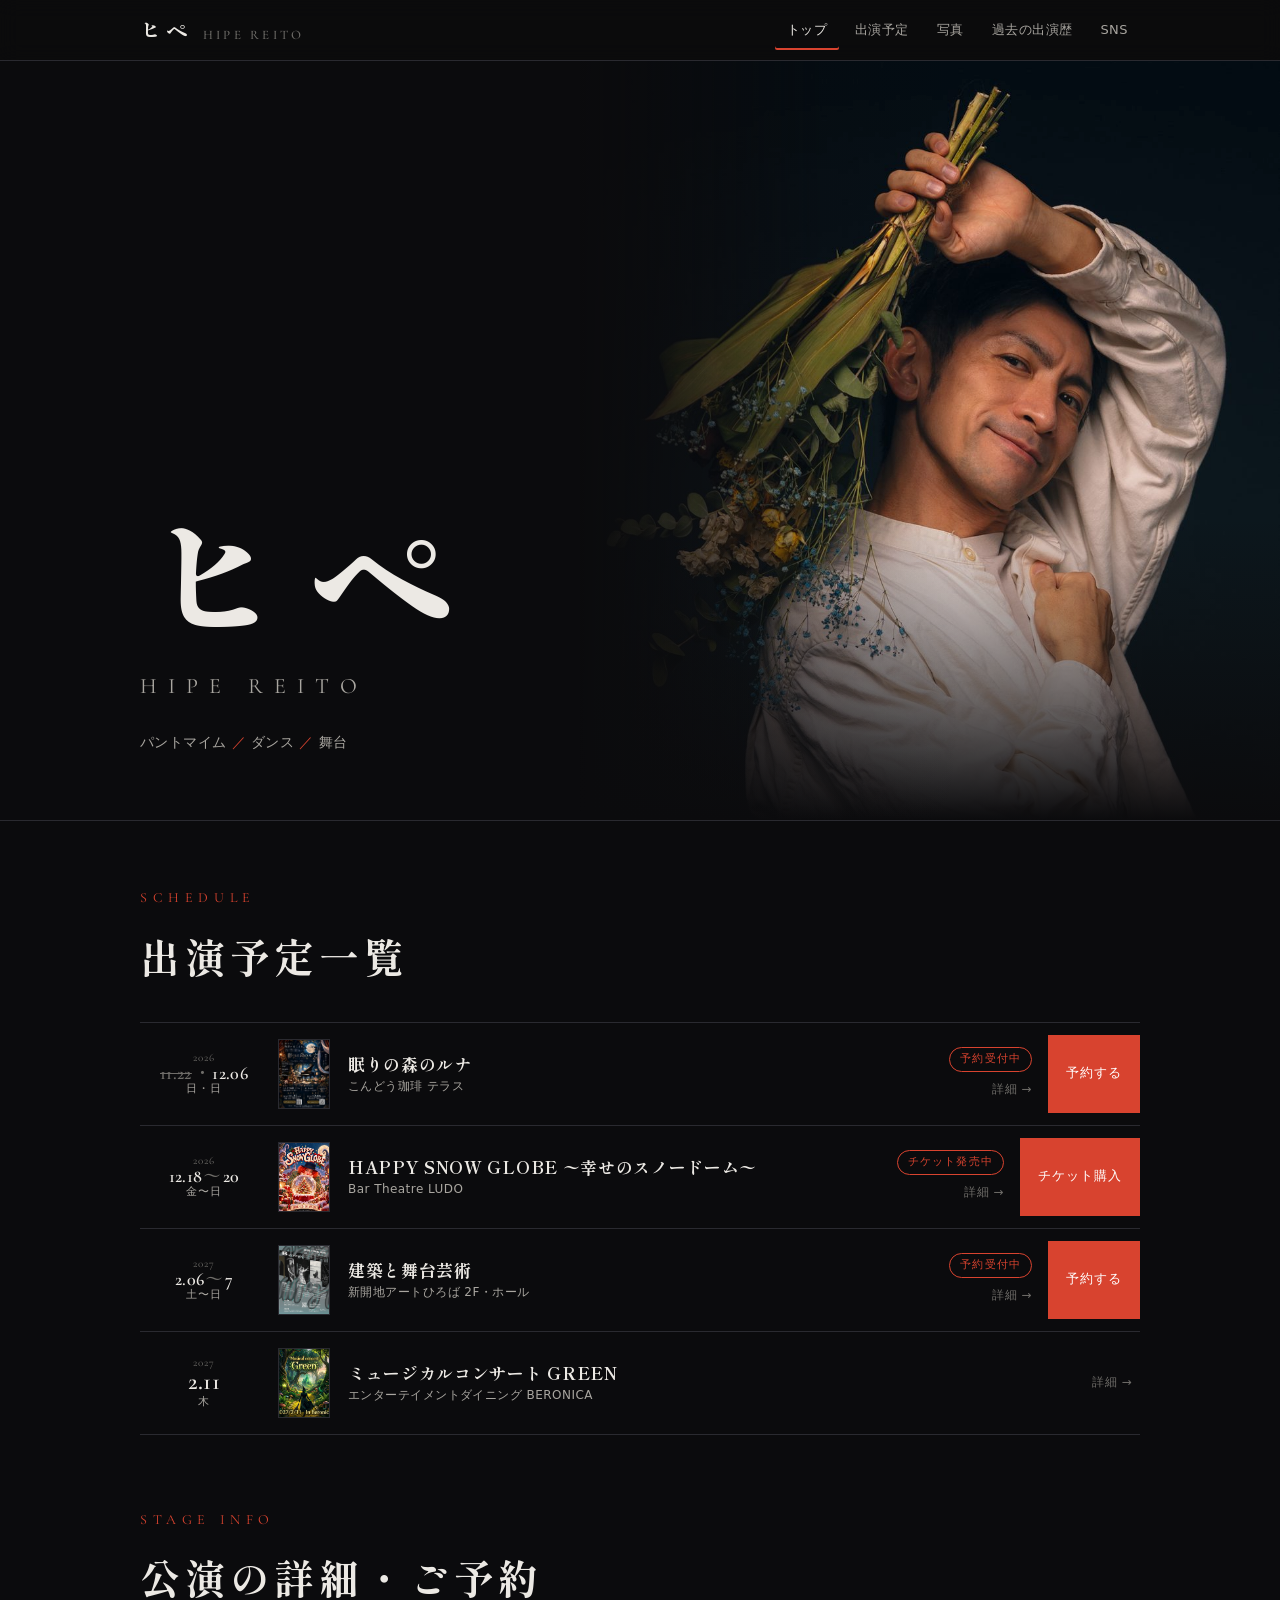
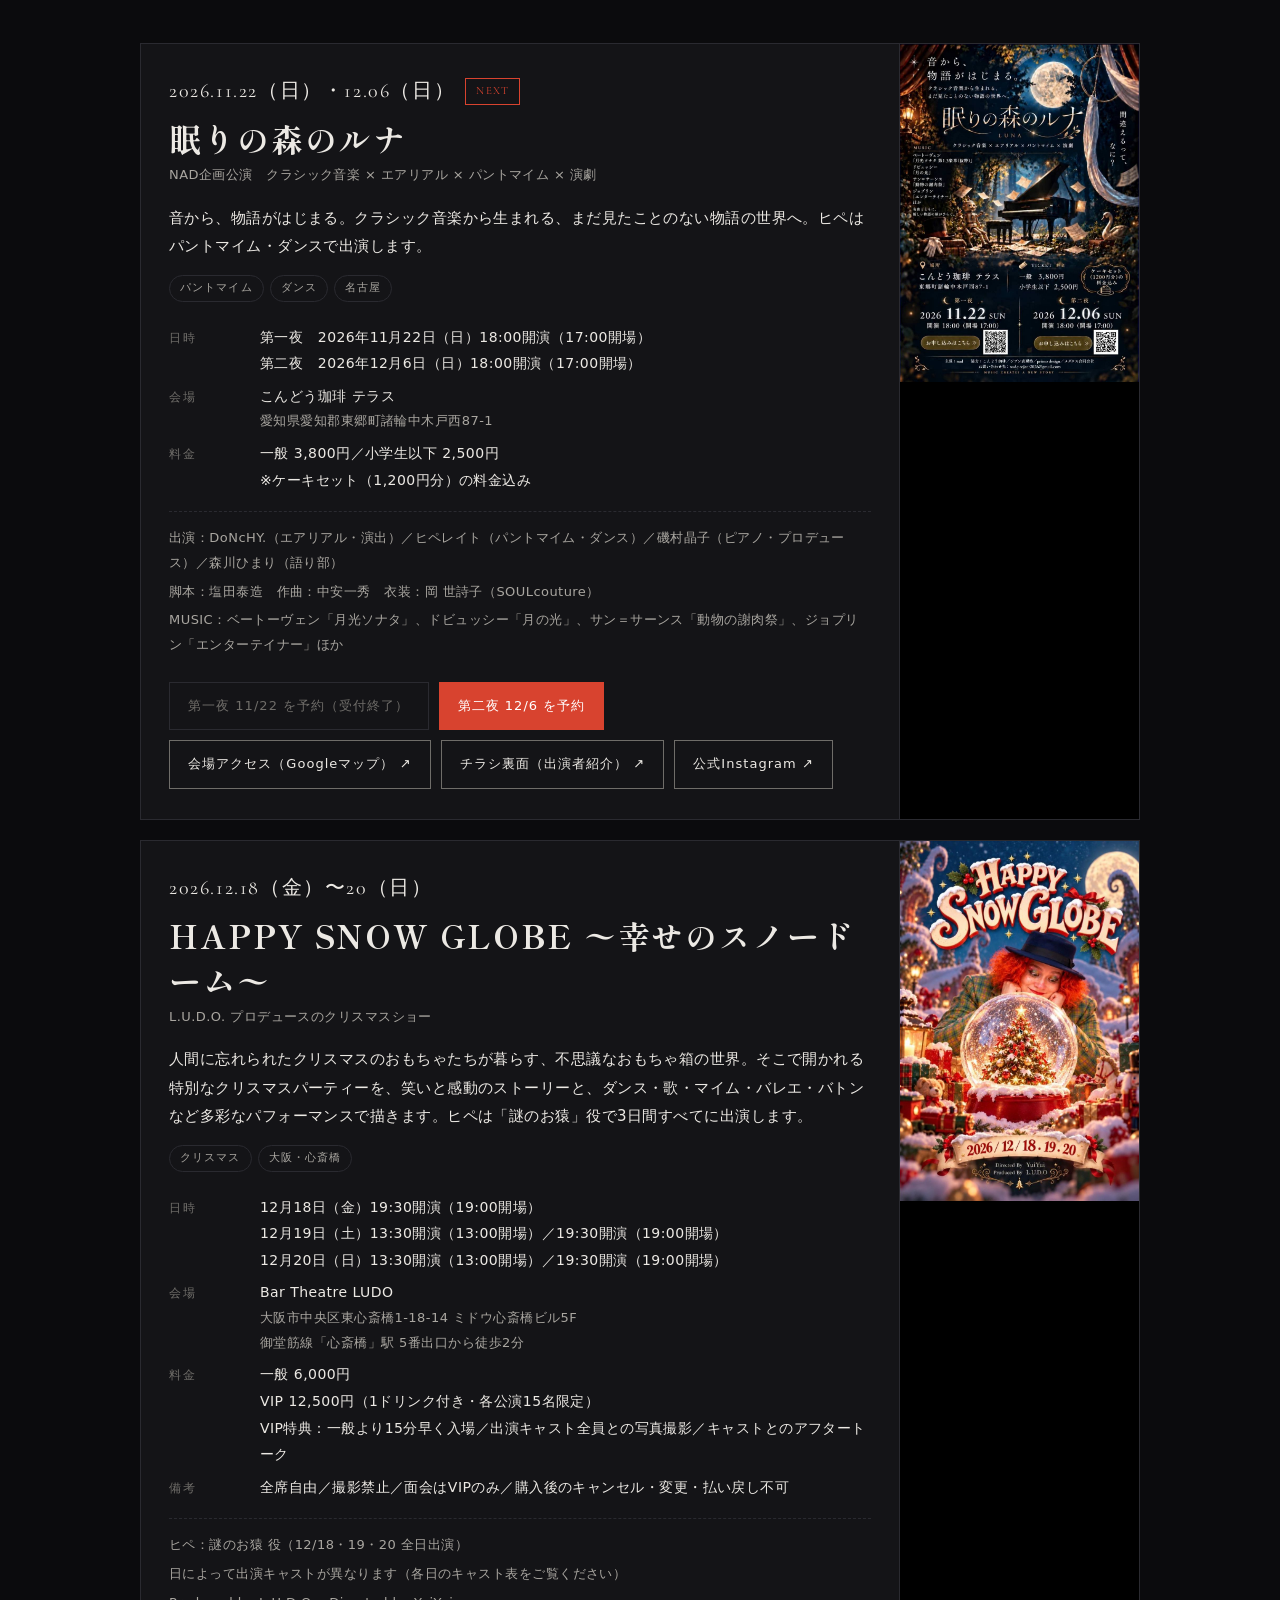
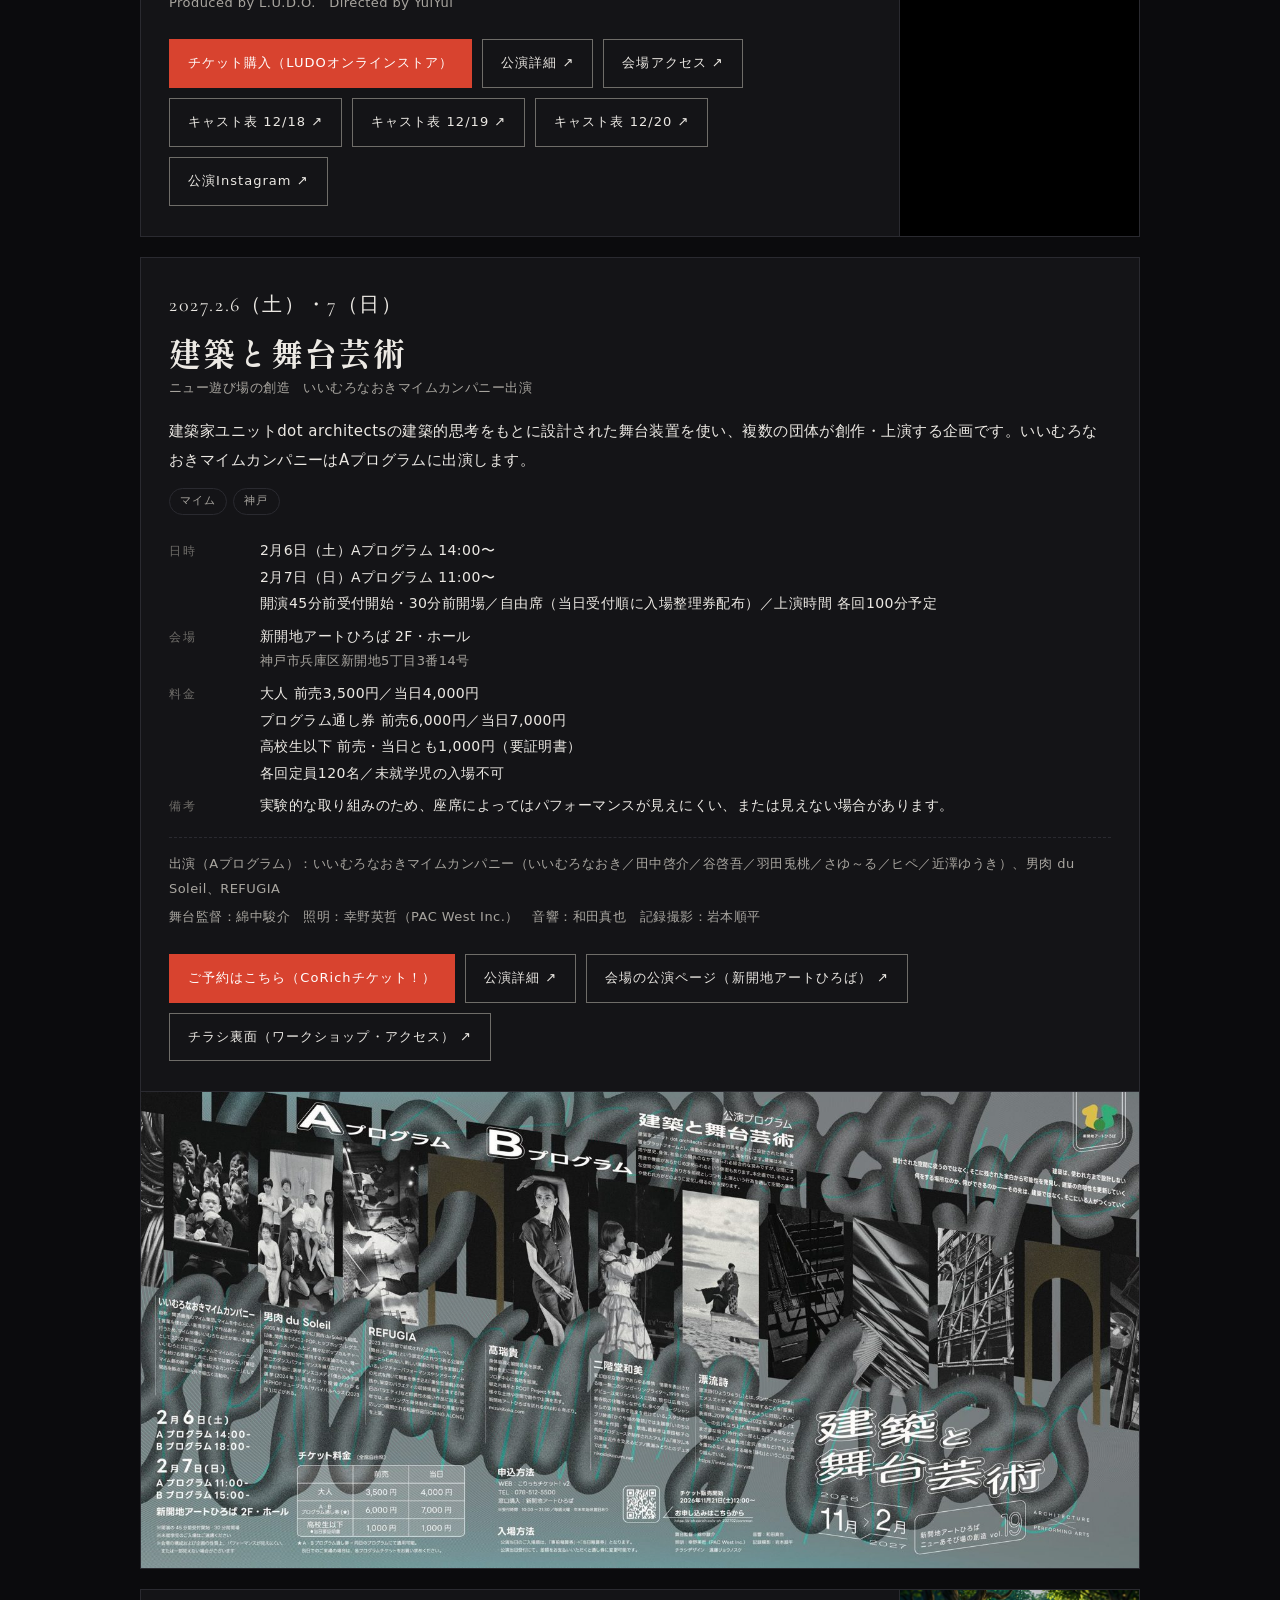
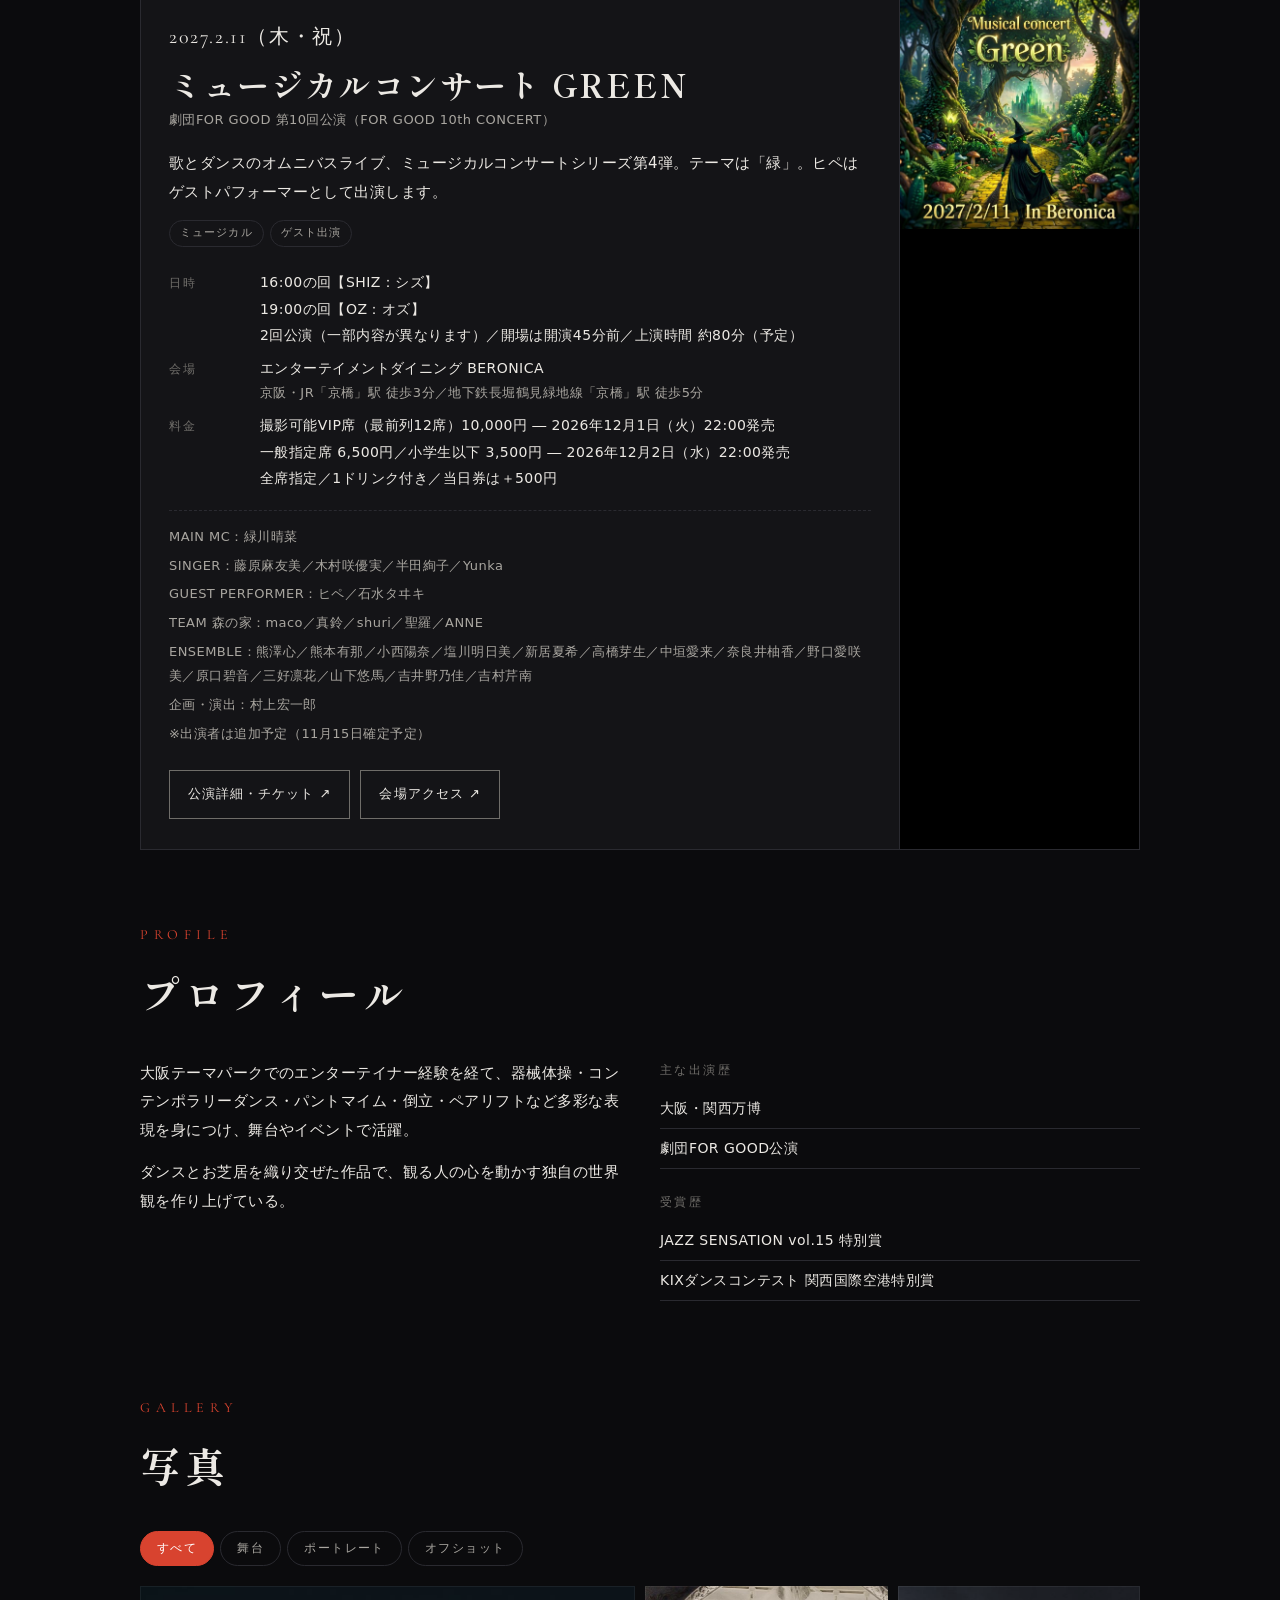
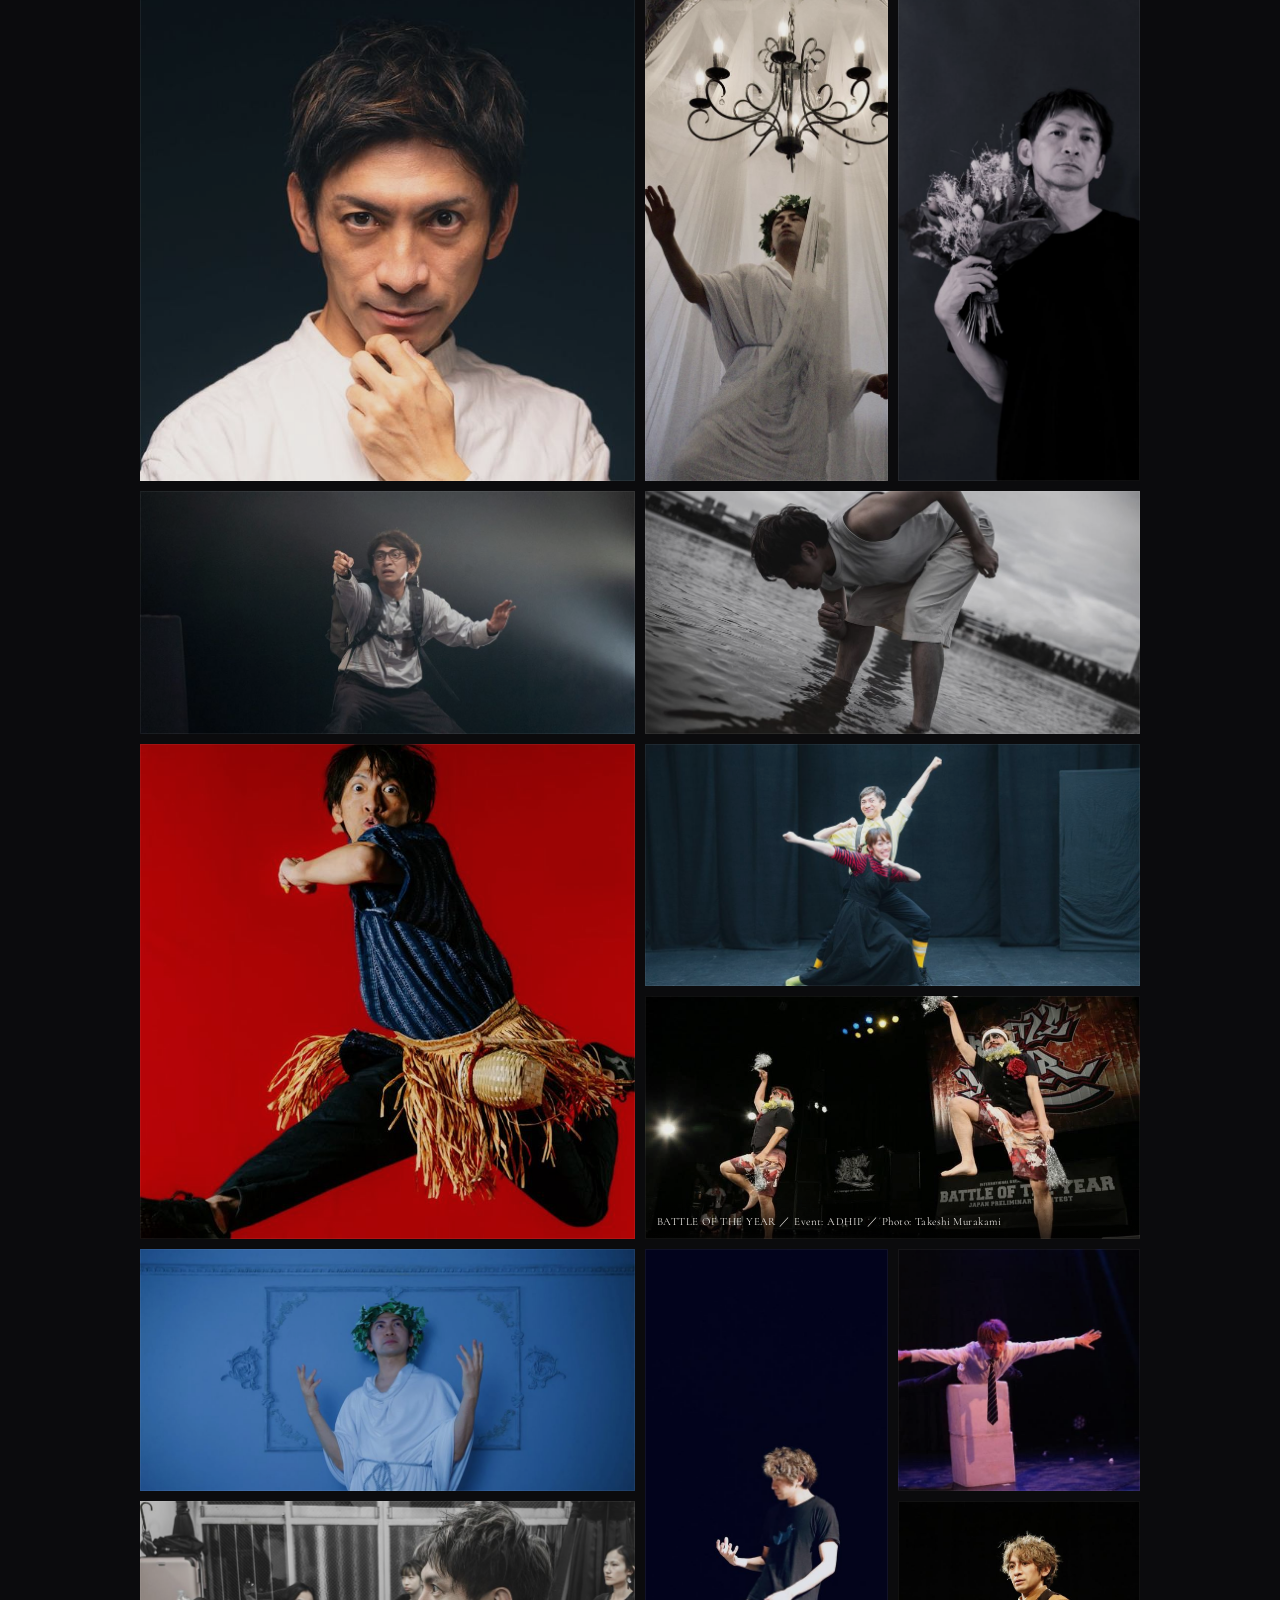
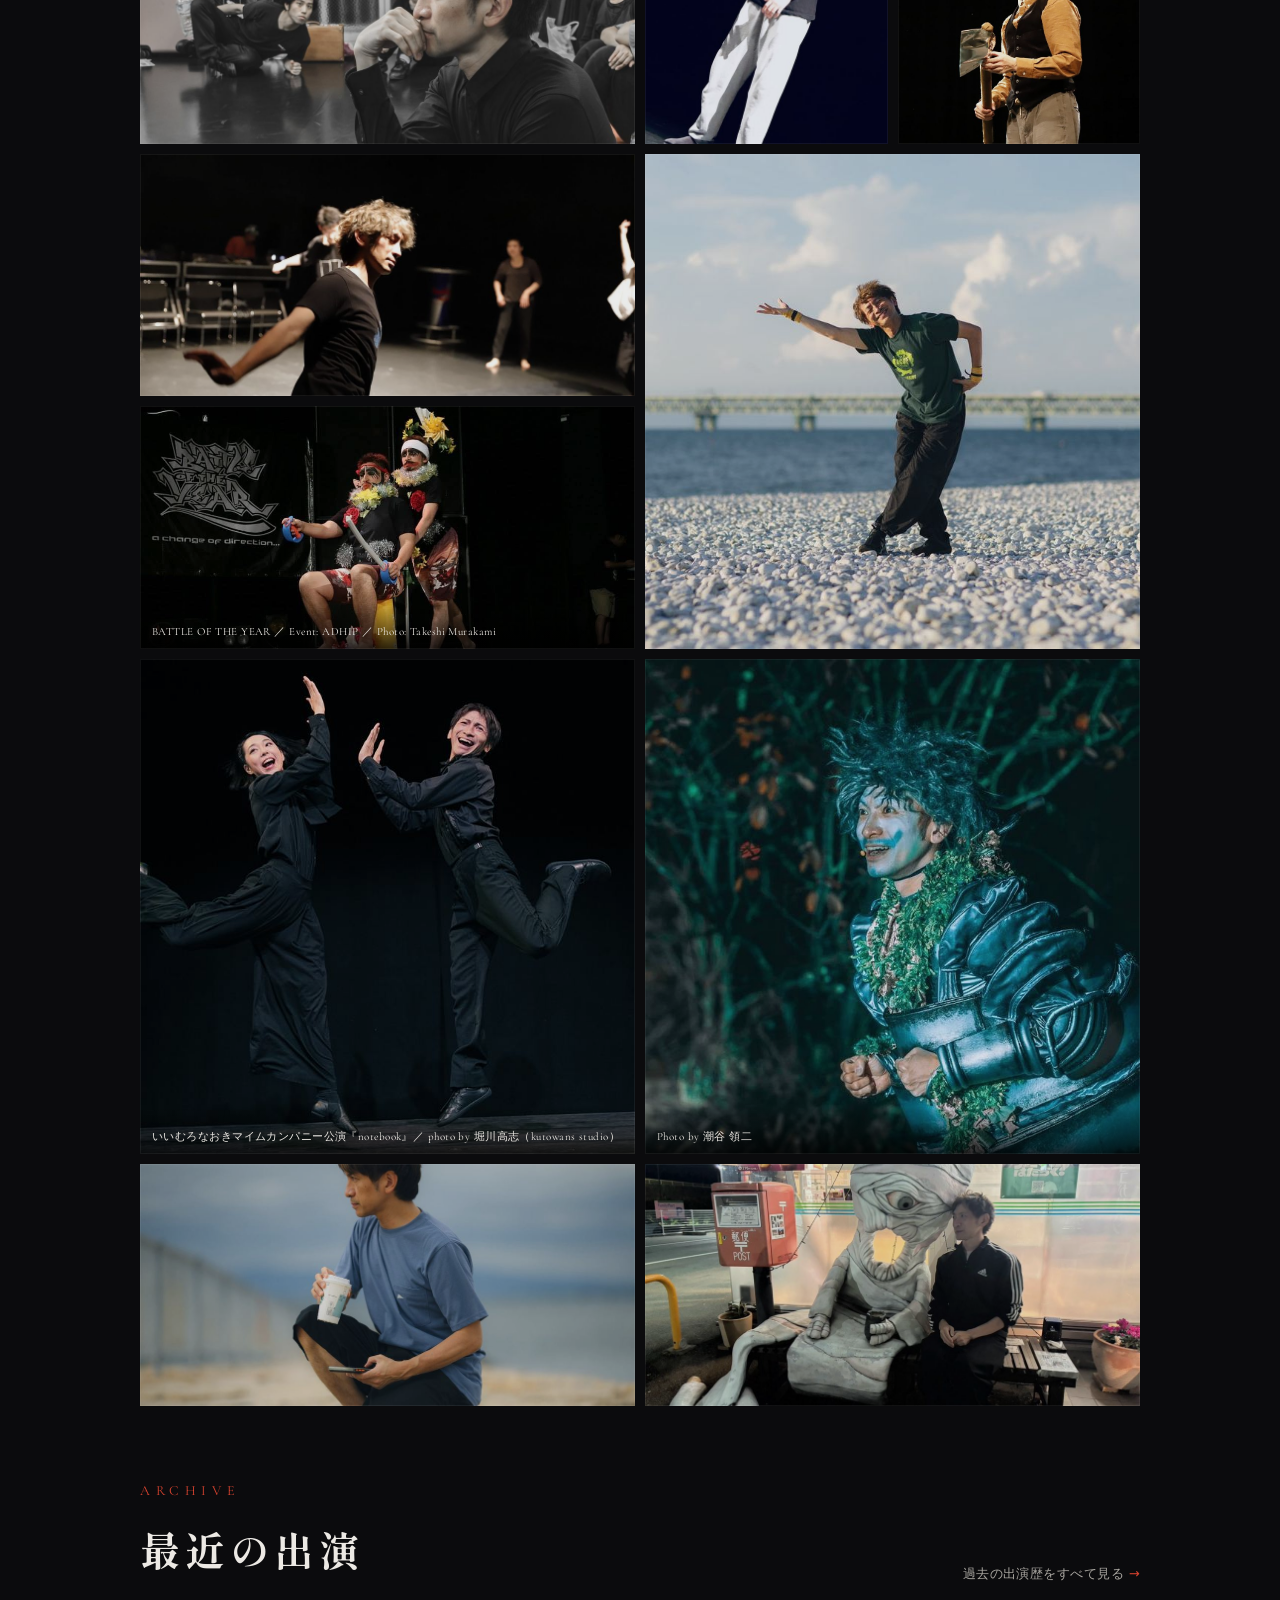
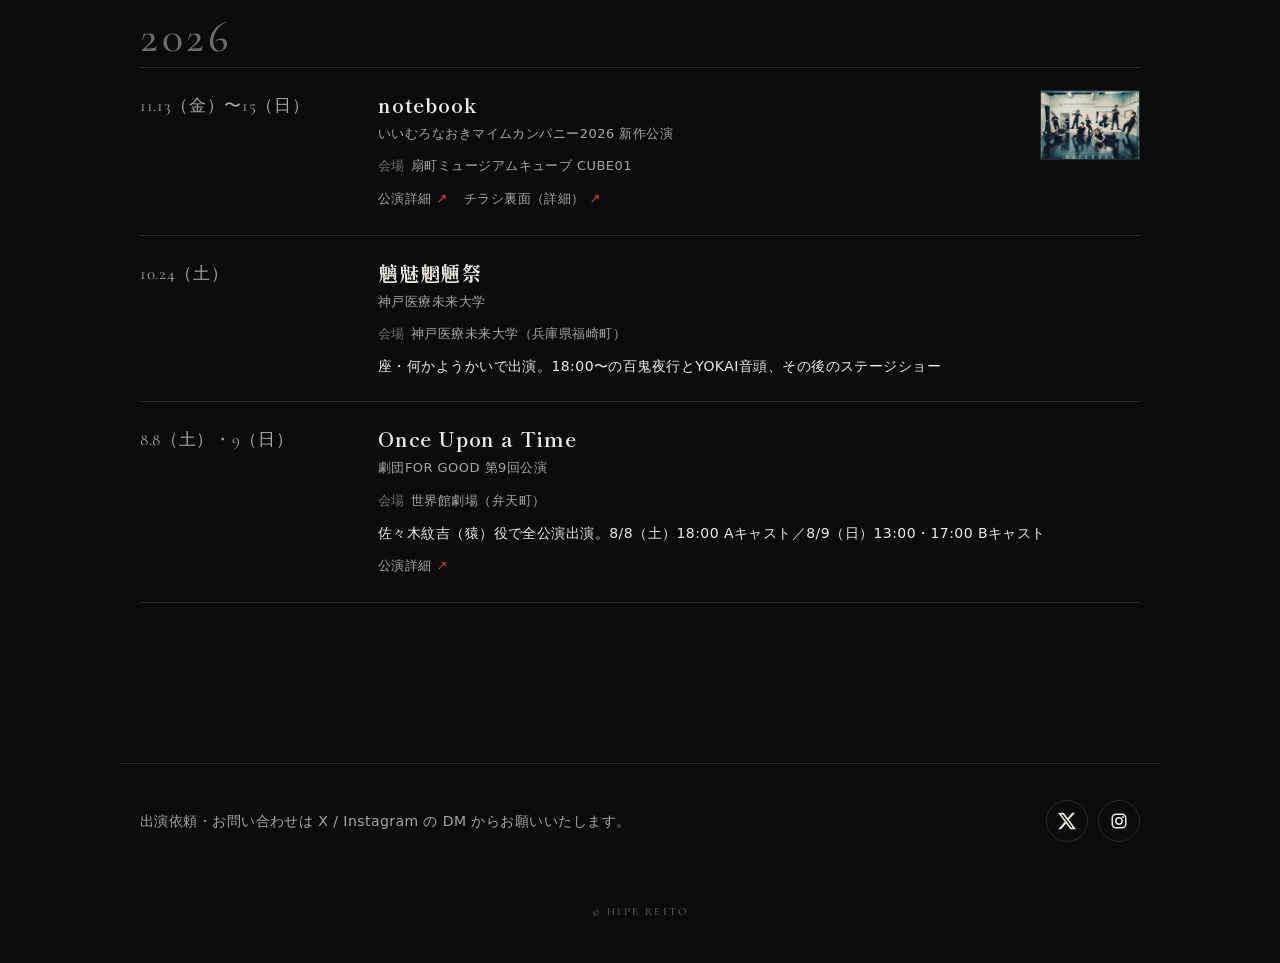
<file: index.html>
<!doctype html>
<html lang="ja">
<head>
<meta charset="utf-8">
<meta name="viewport" content="width=device-width,initial-scale=1">
<title>ヒペ | HIPE REITO 出演情報</title>
<meta name="description" content="パントマイム・ダンスのパフォーマー「ヒペ（ヒペレイト）」の出演情報。">
<meta property="og:title" content="ヒペ | HIPE REITO 出演情報">
<meta property="og:description" content="パントマイム・ダンスのパフォーマー「ヒペ（ヒペレイト）」の出演情報。">
<meta property="og:image" content="https://hipereito.com/assets/og.jpg">
<meta property="og:url" content="https://hipereito.com/">
<meta property="og:type" content="website">
<meta property="og:locale" content="ja_JP">
<meta name="twitter:card" content="summary_large_image">
<link rel="canonical" href="https://hipereito.com/">
<meta name="theme-color" content="#0b0b0d">
<link rel="icon" href="assets/favicon.svg" type="image/svg+xml">
<link rel="preconnect" href="https://fonts.googleapis.com">
<link rel="preconnect" href="https://fonts.gstatic.com" crossorigin>
<link href="https://fonts.googleapis.com/css2?family=Cormorant+Garamond:wght@500;600&family=Shippori+Mincho+B1:wght@600;700;800&family=Zen+Kaku+Gothic+New:wght@400;500&display=swap" rel="stylesheet">
<link rel="stylesheet" href="style.css">
</head>
<body data-page="home">
<header id="site-header"></header>
<main>
  <section class="hero">
    <img src="assets/hero.jpg" alt="ヒペ ポートレート" fetchpriority="high">
    <div class="inner">
      <h1>ヒペ</h1>
      <p class="roman">HIPE REITO</p>
      <p class="tag">パントマイム <b>／</b> ダンス <b>／</b> 舞台</p>
    </div>
  </section>

  <section class="section">
    <div class="section-top">
      <div><p class="eyebrow">Schedule</p><h2>出演予定一覧</h2></div>
    </div>
    <div id="glance"></div>
  </section>

  <section class="section">
    <div class="section-top">
      <div><p class="eyebrow">Stage Info</p><h2>公演の詳細・ご予約</h2></div>
    </div>
    <div class="shows" id="upcoming"></div>
  </section>

  <section class="section">
    <div class="section-top">
      <div><p class="eyebrow">Profile</p><h2>プロフィール</h2></div>
    </div>
    <div class="profile">
      <div>
        <p>大阪テーマパークでのエンターテイナー経験を経て、器械体操・コンテンポラリーダンス・パントマイム・倒立・ペアリフトなど多彩な表現を身につけ、舞台やイベントで活躍。</p>
        <p>ダンスとお芝居を織り交ぜた作品で、観る人の心を動かす独自の世界観を作り上げている。</p>
      </div>
      <div>
        <h3>主な出演歴</h3>
        <ul><li>大阪・関西万博</li><li>劇団FOR GOOD公演</li></ul>
        <h3>受賞歴</h3>
        <ul><li>JAZZ SENSATION vol.15 特別賞</li><li>KIXダンスコンテスト 関西国際空港特別賞</li></ul>
      </div>
    </div>
  </section>

  <section class="section" id="photos">
    <div class="section-top">
      <div><p class="eyebrow">Gallery</p><h2>写真</h2></div>
    </div>
    <div class="gallery" id="gallery"></div>
  </section>

  <section class="section">
    <div class="section-top">
      <div><p class="eyebrow">Archive</p><h2>最近の出演</h2></div>
      <a class="more" href="history.html">過去の出演歴をすべて見る</a>
    </div>
    <div id="history" data-limit="3"></div>
  </section>
</main>
<div id="site-footer"></div>
<script src="data.js"></script>
<script src="app.js"></script>
</body>
</html>
</file>
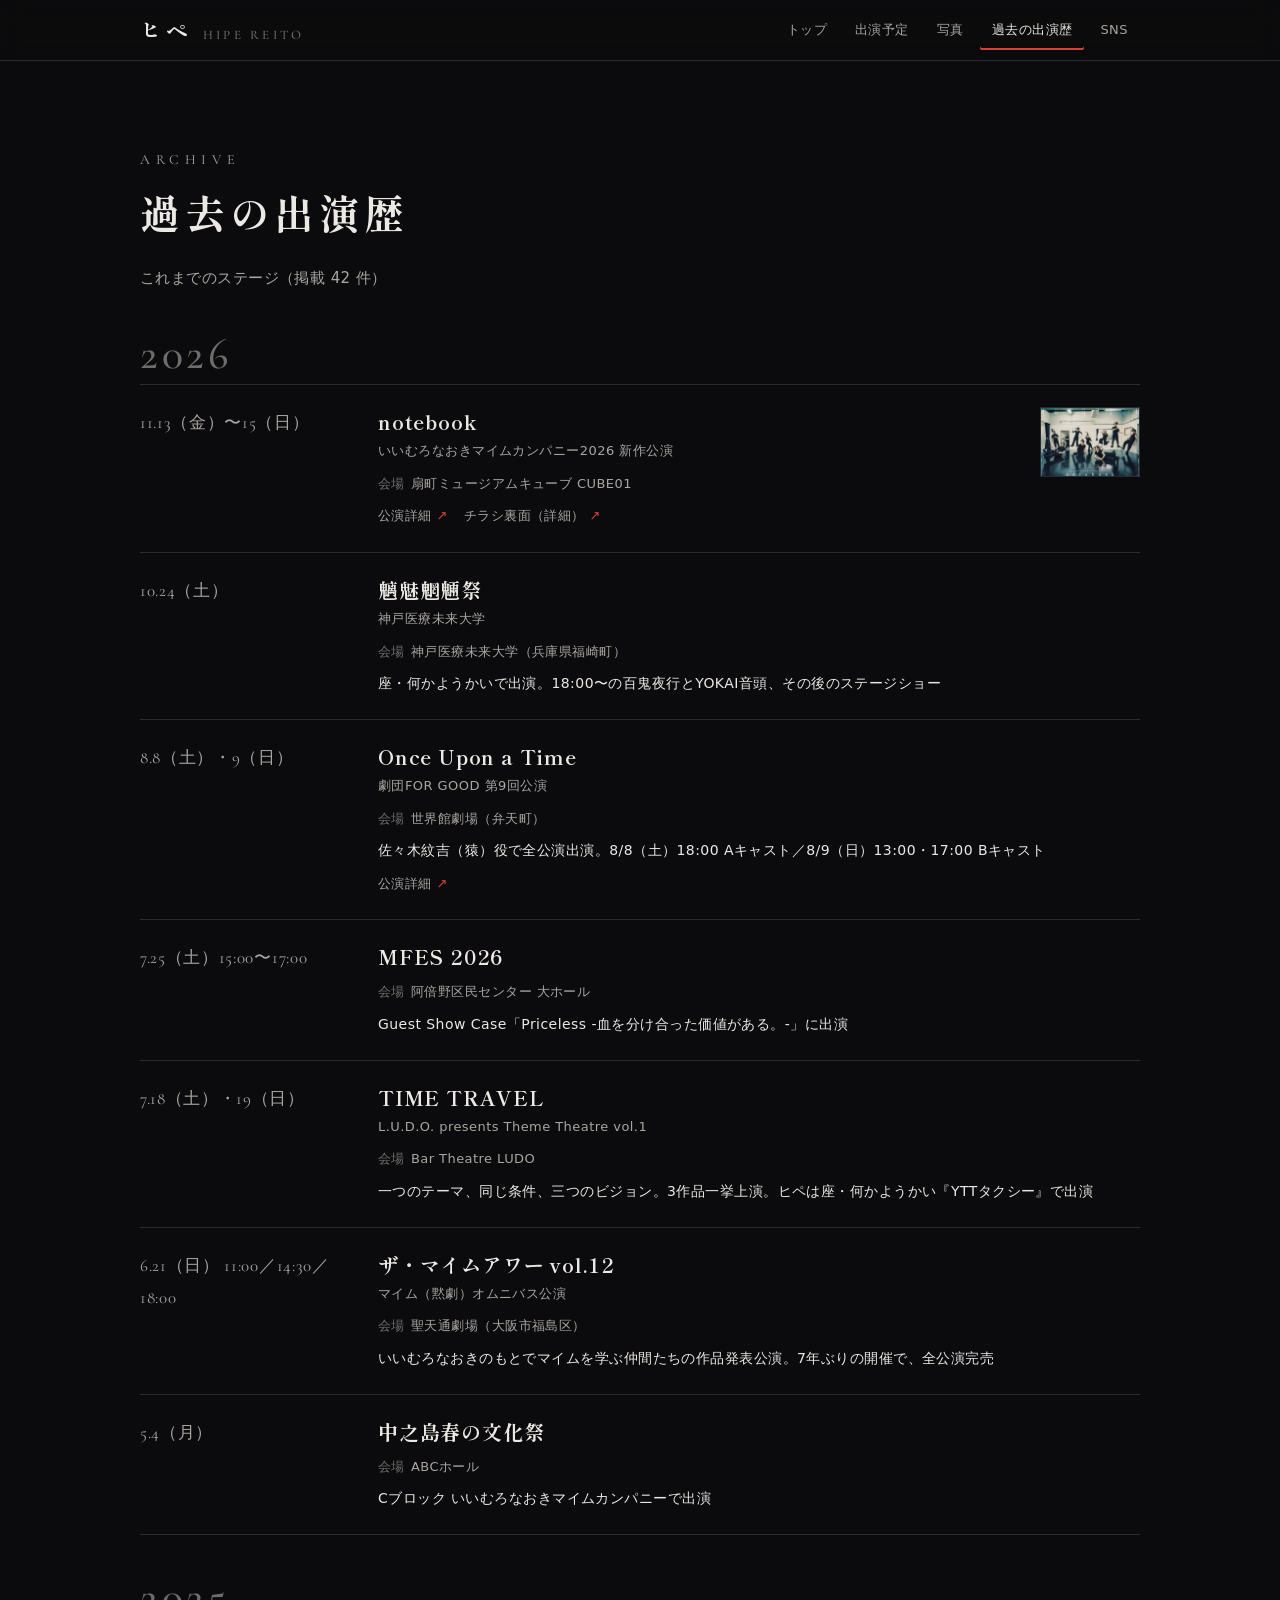
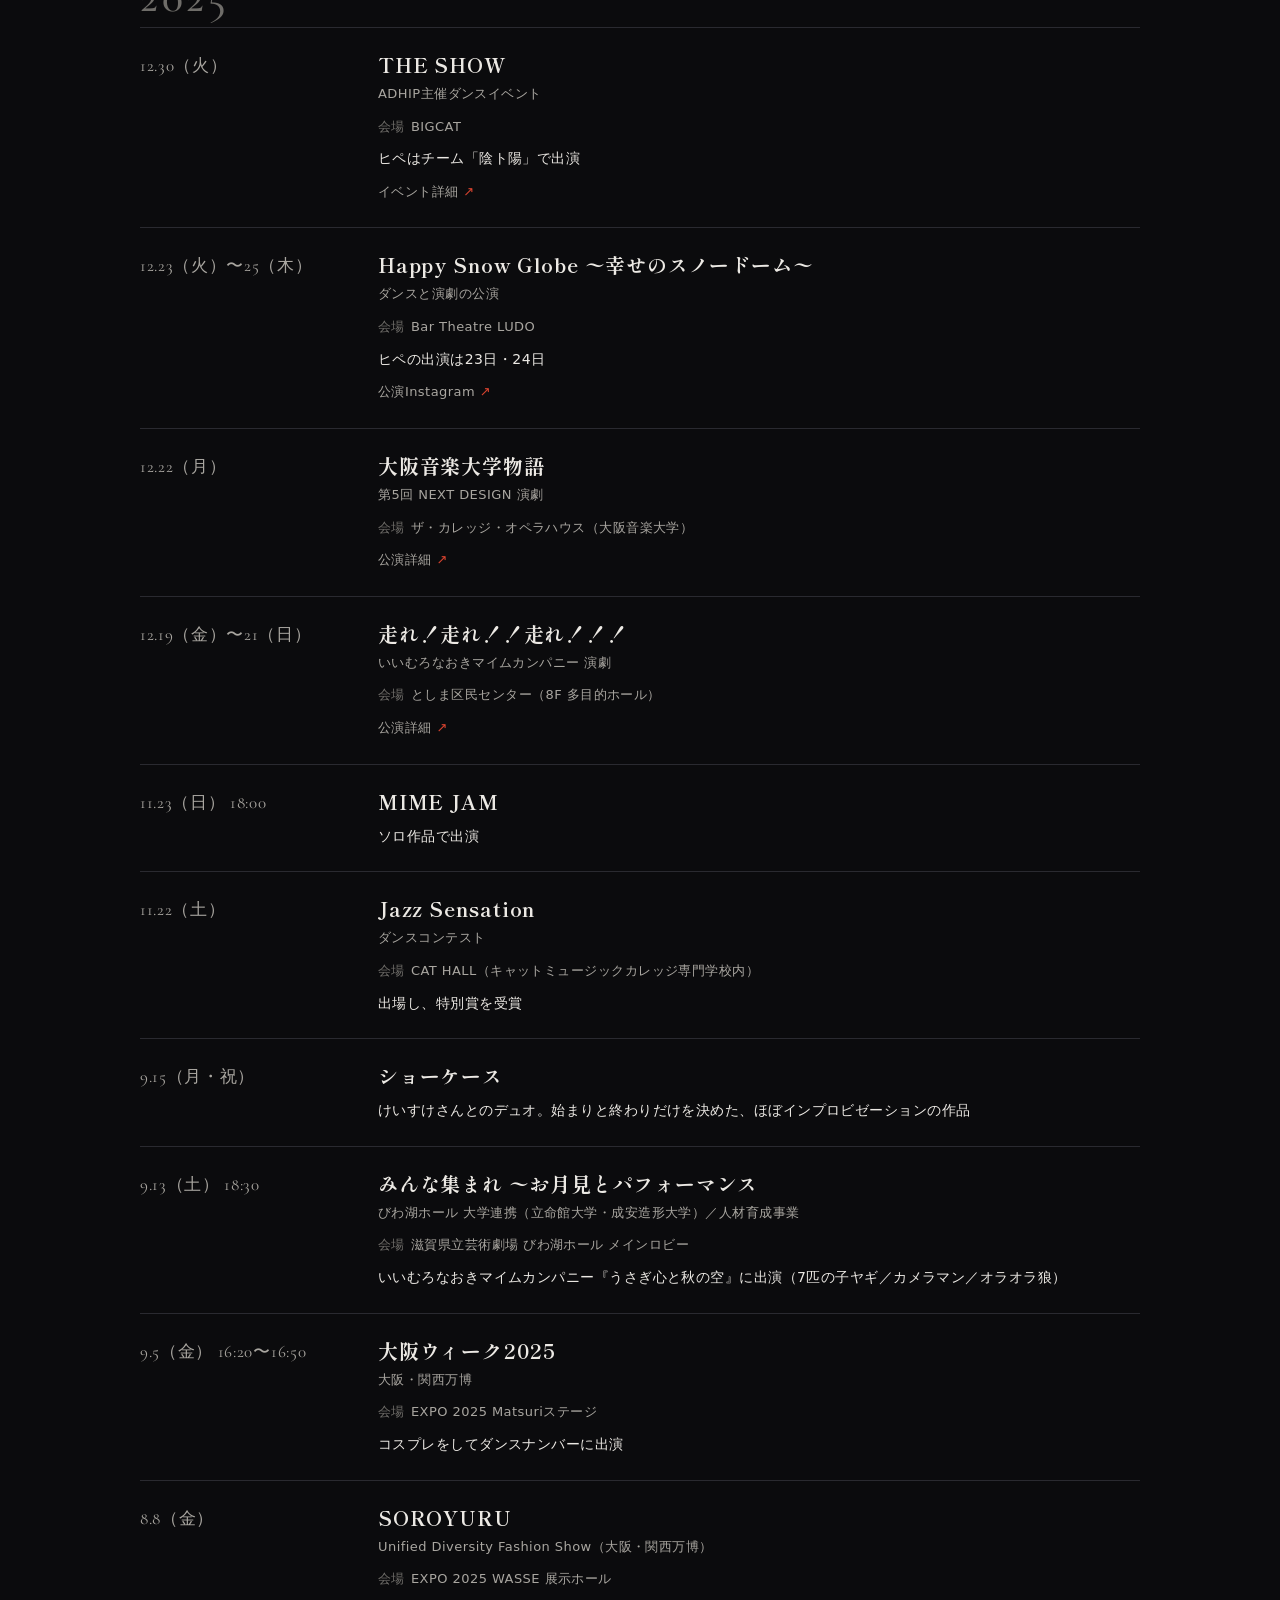
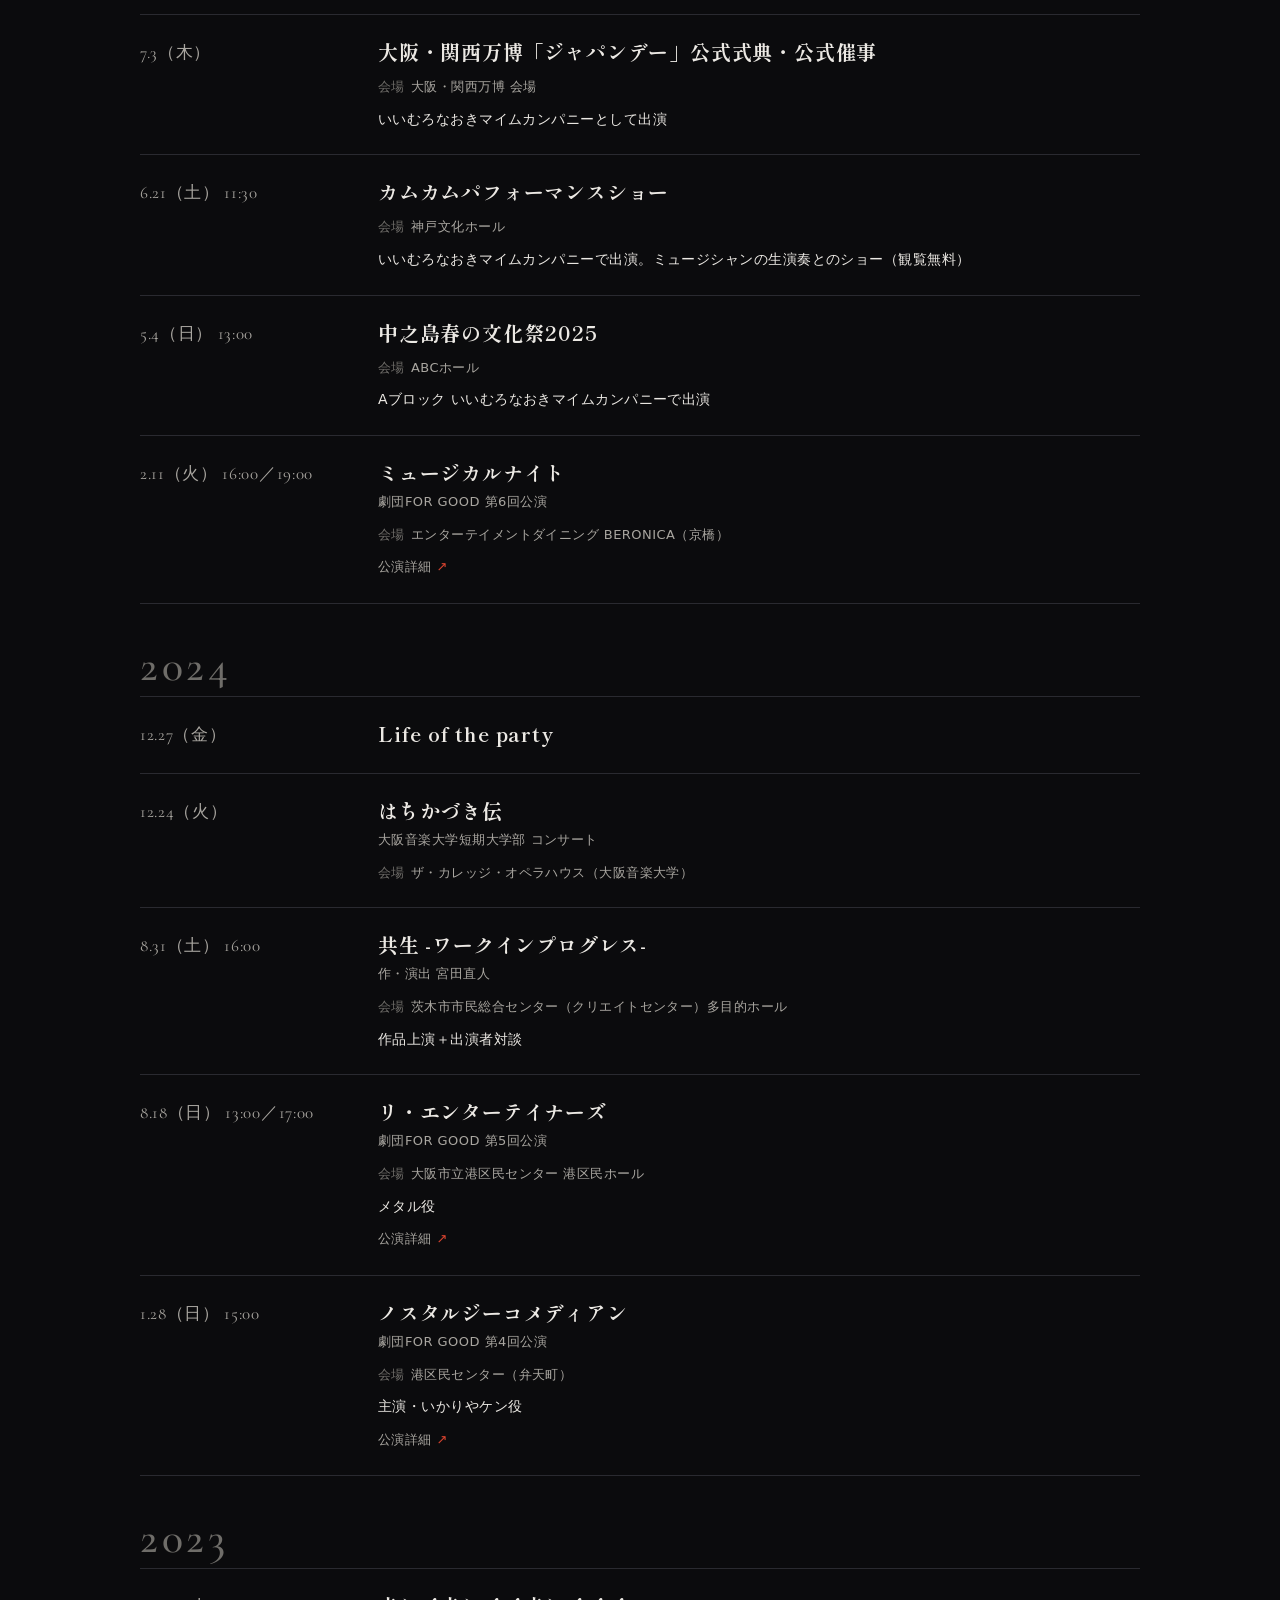
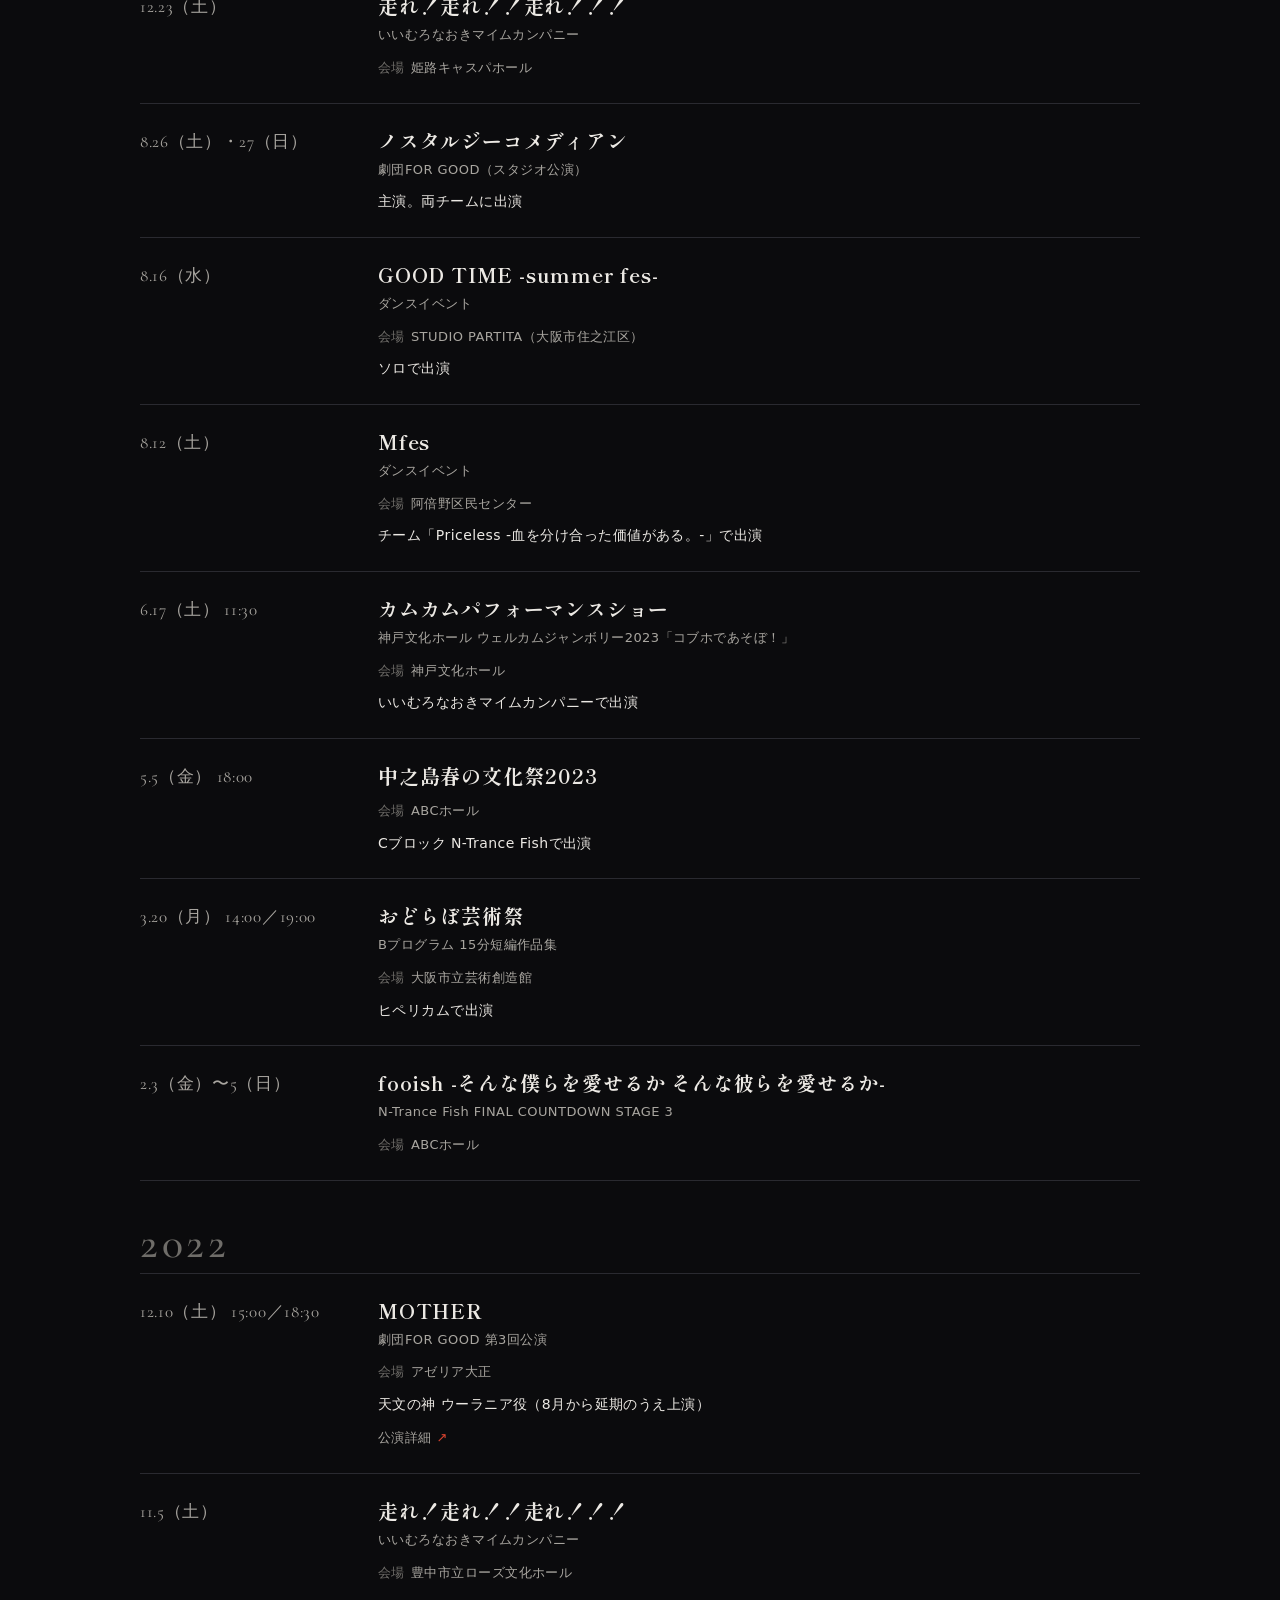
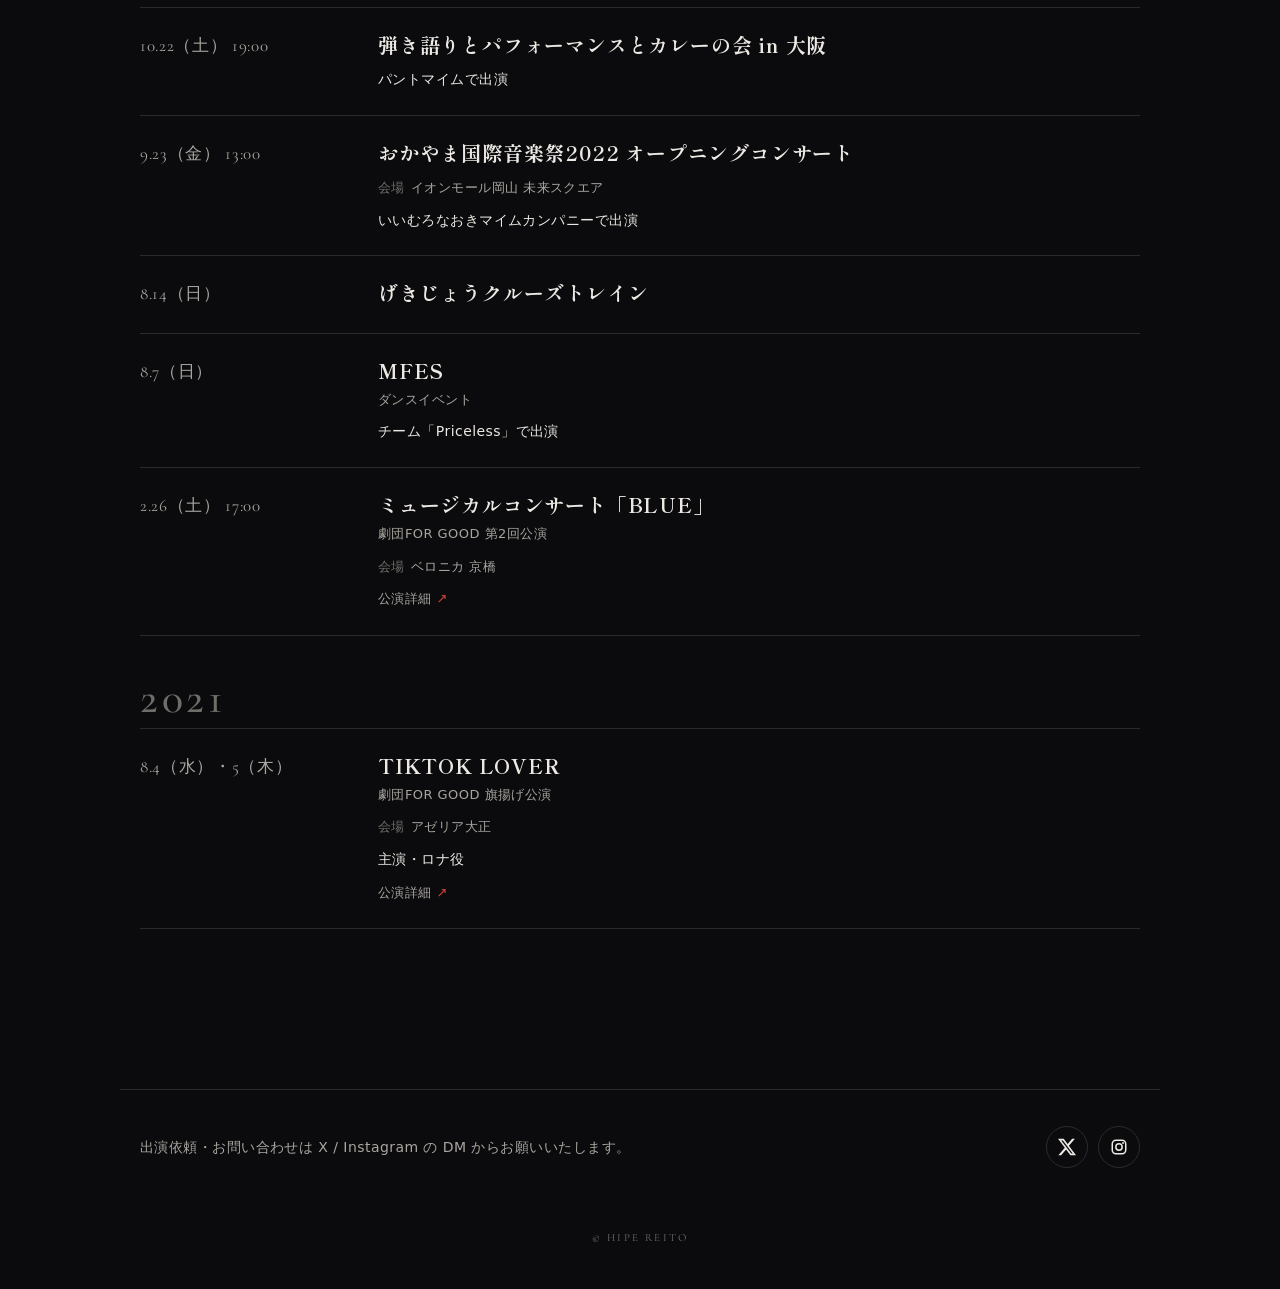
<file: history.html>
<!doctype html>
<html lang="ja">
<head>
<meta charset="utf-8">
<meta name="viewport" content="width=device-width,initial-scale=1">
<title>過去の出演歴 | ヒペ HIPE REITO</title>
<meta name="description" content="ヒペ（ヒペレイト）のこれまでの出演歴。">
<meta property="og:title" content="過去の出演歴 | ヒペ HIPE REITO">
<meta property="og:description" content="ヒペ（ヒペレイト）のこれまでの出演歴。">
<meta property="og:image" content="https://hipereito.com/assets/og.jpg">
<meta property="og:url" content="https://hipereito.com/history.html">
<meta property="og:type" content="website">
<meta property="og:locale" content="ja_JP">
<meta name="twitter:card" content="summary_large_image">
<link rel="canonical" href="https://hipereito.com/history.html">
<meta name="theme-color" content="#0b0b0d">
<link rel="icon" href="assets/favicon.svg" type="image/svg+xml">
<link rel="preconnect" href="https://fonts.googleapis.com">
<link rel="preconnect" href="https://fonts.gstatic.com" crossorigin>
<link href="https://fonts.googleapis.com/css2?family=Cormorant+Garamond:wght@500;600&family=Shippori+Mincho+B1:wght@600;700;800&family=Zen+Kaku+Gothic+New:wght@400;500&display=swap" rel="stylesheet">
<link rel="stylesheet" href="style.css">
</head>
<body data-page="history">
<header id="site-header"></header>
<main>
  <div class="page-head">
    <p class="eyebrow">Archive</p>
    <h1>過去の出演歴</h1>
    <p>これまでのステージ（掲載 <span id="history-count"></span> 件）</p>
  </div>
  <div class="section" style="padding-top:16px">
    <div id="history"></div>
  </div>
</main>
<div id="site-footer"></div>
<script src="data.js"></script>
<script src="app.js"></script>
</body>
</html>
</file>
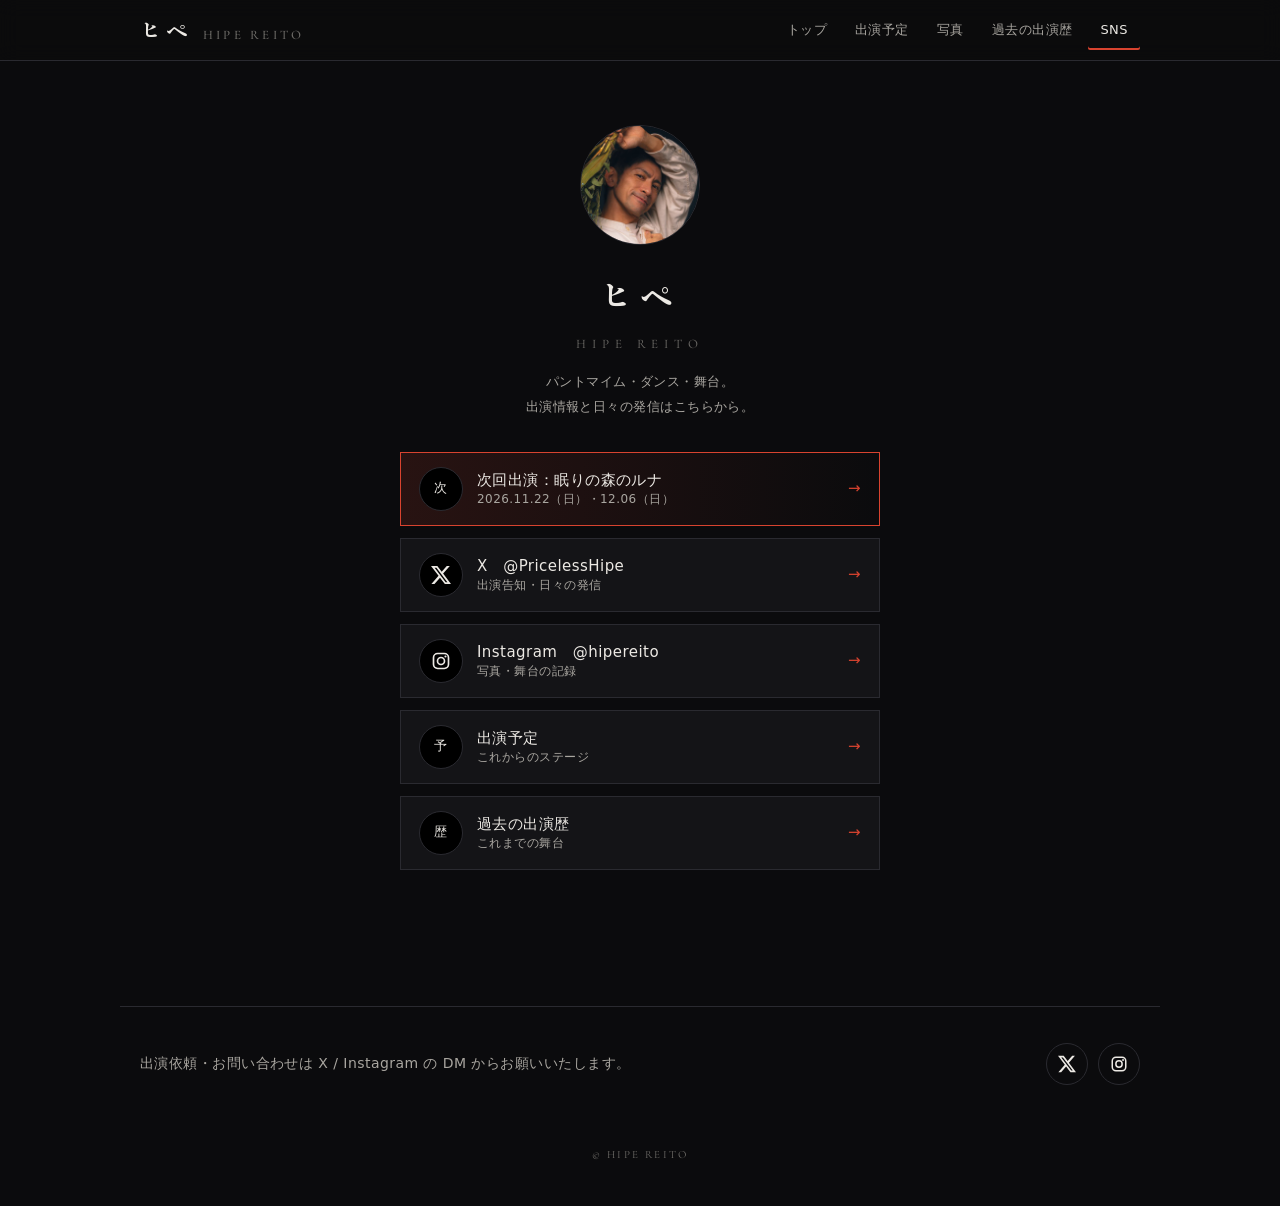
<file: links.html>
<!doctype html>
<html lang="ja">
<head>
<meta charset="utf-8">
<meta name="viewport" content="width=device-width,initial-scale=1">
<title>SNS・リンク | ヒペ HIPE REITO</title>
<meta name="description" content="ヒペ（ヒペレイト）のSNS・リンク集。">
<meta property="og:title" content="SNS・リンク | ヒペ HIPE REITO">
<meta property="og:description" content="ヒペ（ヒペレイト）のSNS・リンク集。">
<meta property="og:image" content="https://hipereito.com/assets/og.jpg">
<meta property="og:url" content="https://hipereito.com/links.html">
<meta property="og:type" content="website">
<meta property="og:locale" content="ja_JP">
<meta name="twitter:card" content="summary_large_image">
<link rel="canonical" href="https://hipereito.com/links.html">
<meta name="theme-color" content="#0b0b0d">
<link rel="icon" href="assets/favicon.svg" type="image/svg+xml">
<link rel="preconnect" href="https://fonts.googleapis.com">
<link rel="preconnect" href="https://fonts.gstatic.com" crossorigin>
<link href="https://fonts.googleapis.com/css2?family=Cormorant+Garamond:wght@500;600&family=Shippori+Mincho+B1:wght@600;700;800&family=Zen+Kaku+Gothic+New:wght@400;500&display=swap" rel="stylesheet">
<link rel="stylesheet" href="style.css">
</head>
<body data-page="links">
<header id="site-header"></header>
<main>
  <div class="links-wrap">
    <img class="avatar" src="assets/avatar.jpg" alt="ヒペ">
    <h1>ヒペ</h1>
    <p class="roman">HIPE REITO</p>
    <p class="bio">パントマイム・ダンス・舞台。<br>出演情報と日々の発信はこちらから。</p>
    <ul class="link-list" id="link-list"></ul>
  </div>
</main>
<div id="site-footer"></div>
<script src="data.js"></script>
<script src="app.js"></script>
</body>
</html>
</file>
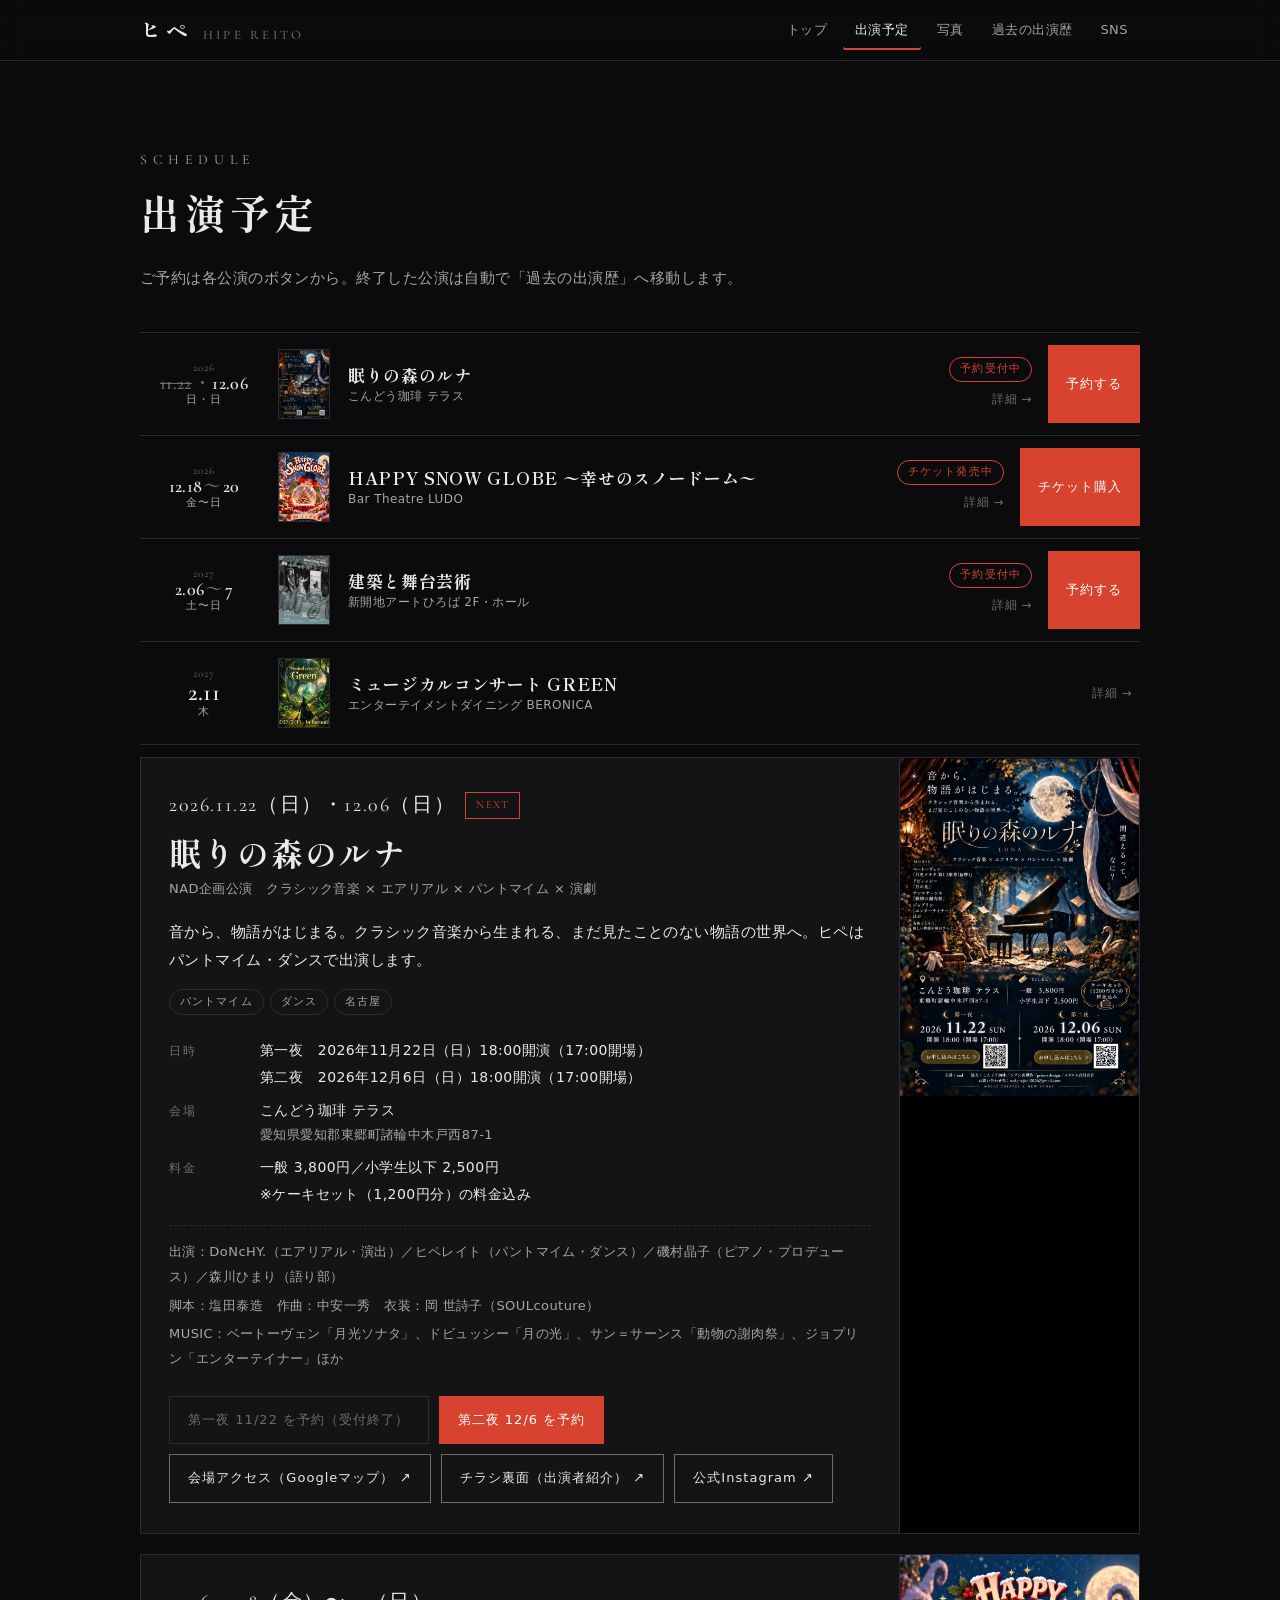
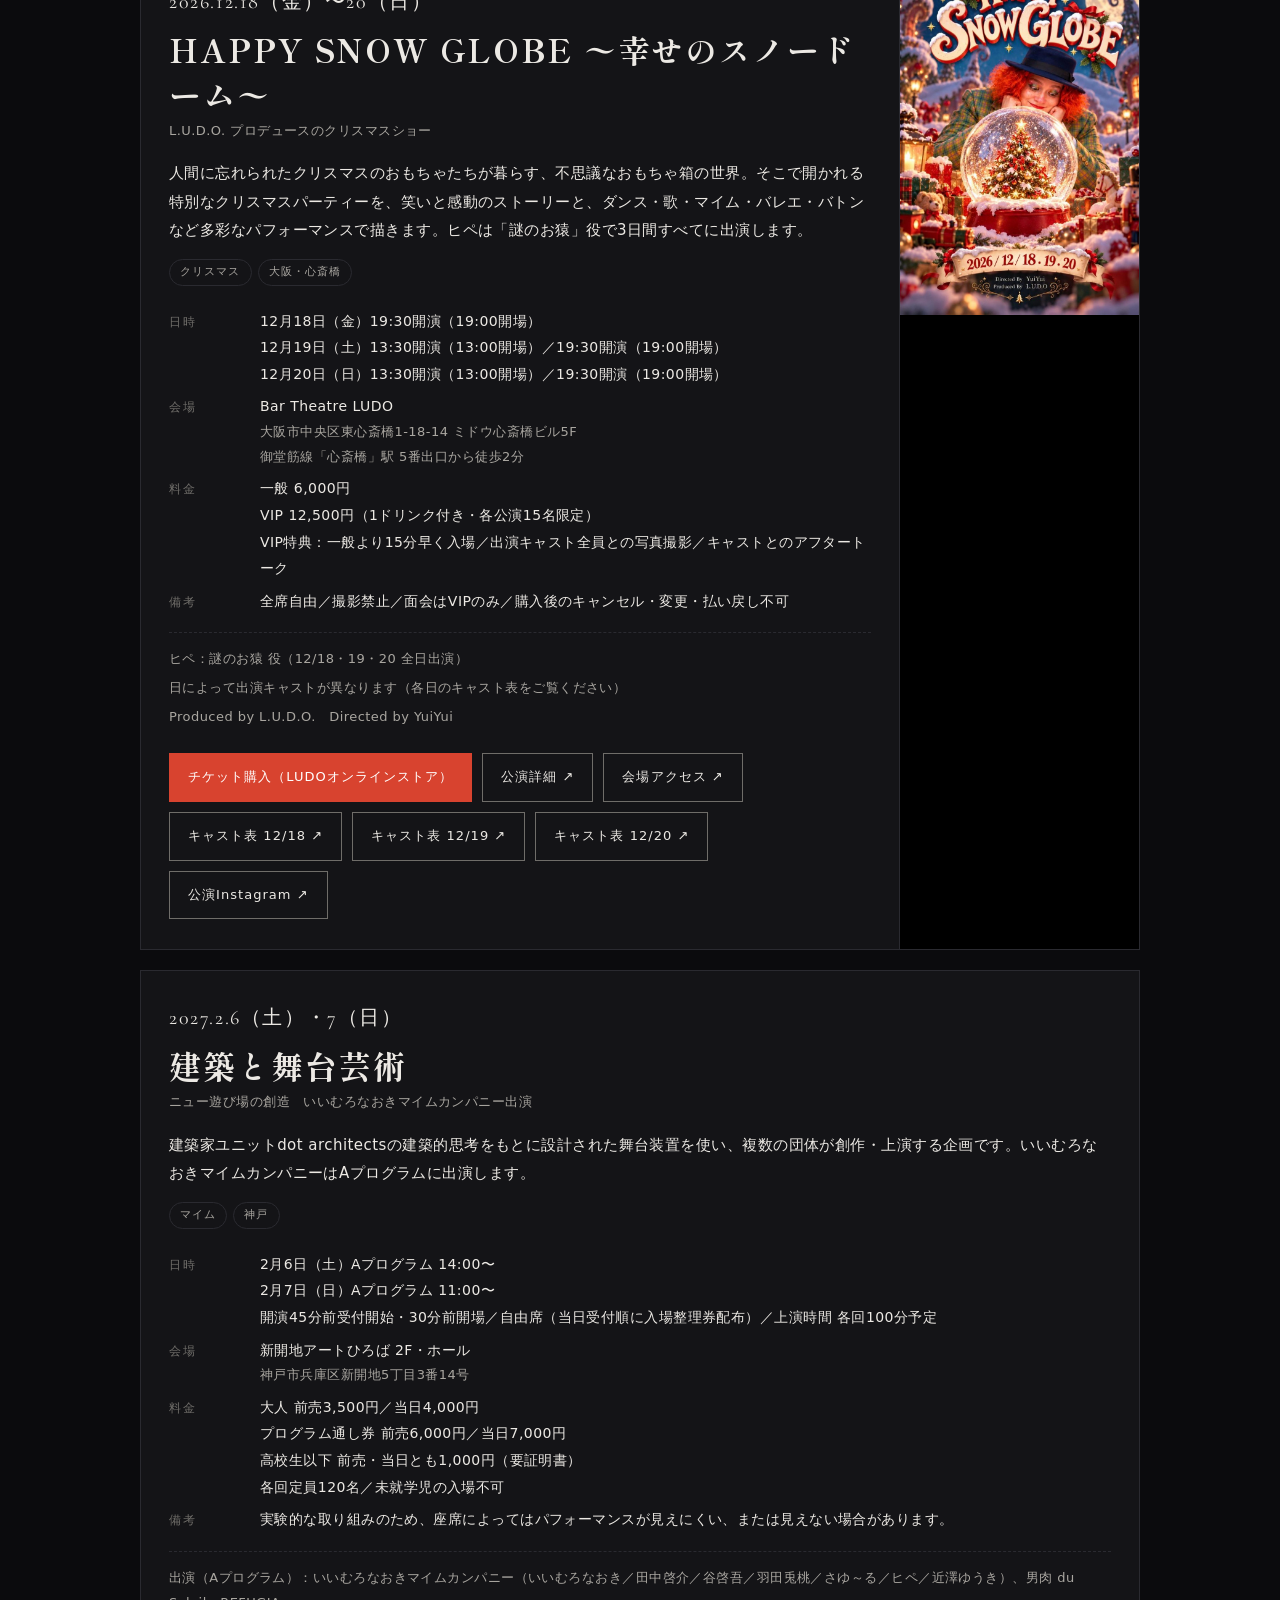
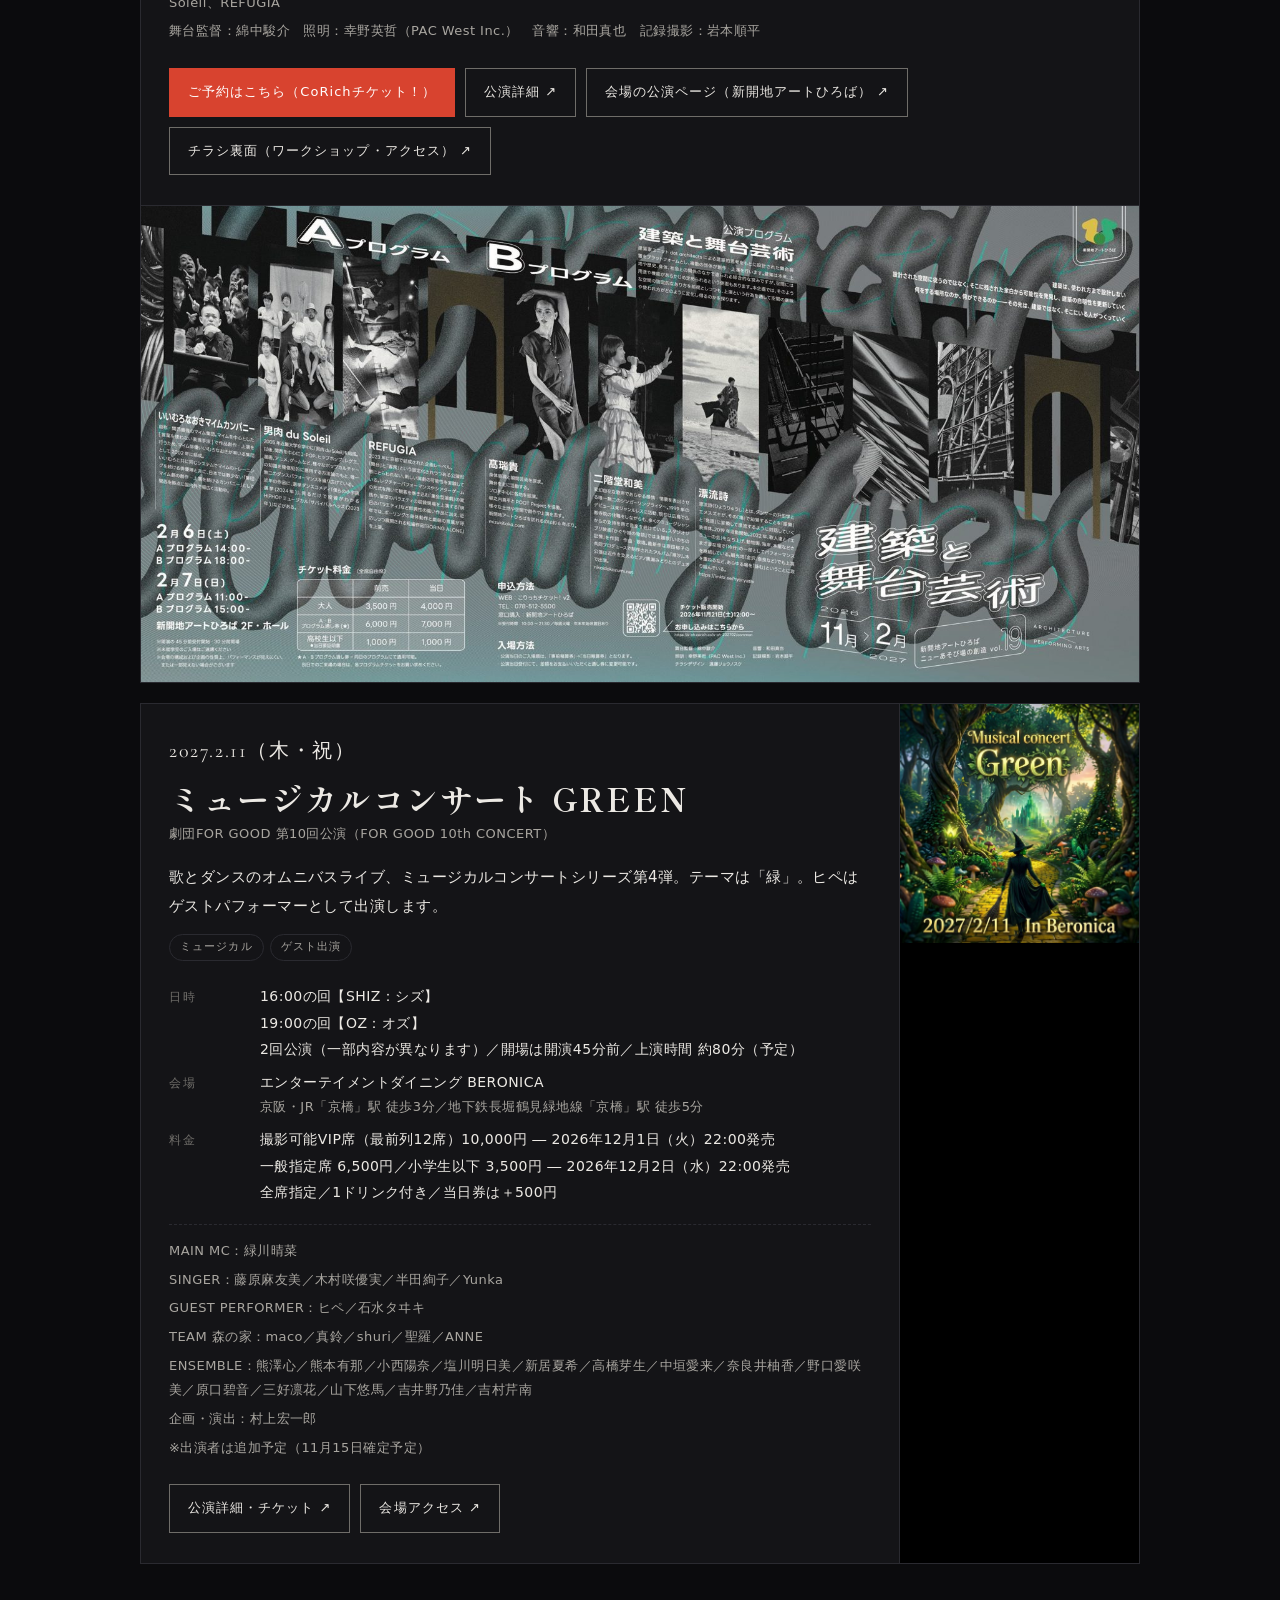
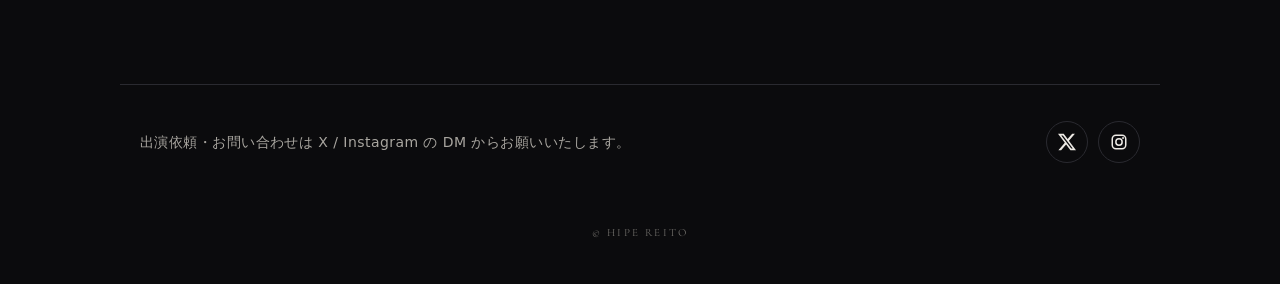
<file: schedule.html>
<!doctype html>
<html lang="ja">
<head>
<meta charset="utf-8">
<meta name="viewport" content="width=device-width,initial-scale=1">
<title>出演予定 | ヒペ HIPE REITO</title>
<meta name="description" content="ヒペ（ヒペレイト）のこれからの出演予定・チケット予約。">
<meta property="og:title" content="出演予定 | ヒペ HIPE REITO">
<meta property="og:description" content="ヒペ（ヒペレイト）のこれからの出演予定・チケット予約。">
<meta property="og:image" content="https://hipereito.com/assets/og.jpg">
<meta property="og:url" content="https://hipereito.com/schedule.html">
<meta property="og:type" content="website">
<meta property="og:locale" content="ja_JP">
<meta name="twitter:card" content="summary_large_image">
<link rel="canonical" href="https://hipereito.com/schedule.html">
<meta name="theme-color" content="#0b0b0d">
<link rel="icon" href="assets/favicon.svg" type="image/svg+xml">
<link rel="preconnect" href="https://fonts.googleapis.com">
<link rel="preconnect" href="https://fonts.gstatic.com" crossorigin>
<link href="https://fonts.googleapis.com/css2?family=Cormorant+Garamond:wght@500;600&family=Shippori+Mincho+B1:wght@600;700;800&family=Zen+Kaku+Gothic+New:wght@400;500&display=swap" rel="stylesheet">
<link rel="stylesheet" href="style.css">
</head>
<body data-page="schedule">
<header id="site-header"></header>
<main>
  <div class="page-head">
    <p class="eyebrow">Schedule</p>
    <h1>出演予定</h1>
    <p>ご予約は各公演のボタンから。終了した公演は自動で「過去の出演歴」へ移動します。</p>
  </div>
  <div class="section" style="padding-top:16px">
    <div class="glance-wrap" id="glance"></div>
    <div class="shows" id="upcoming"></div>
  </div>
</main>
<div id="site-footer"></div>
<script src="data.js"></script>
<script src="app.js"></script>
</body>
</html>
</file>
<file: style.css>
:root{
  --bg:#0b0b0d;
  --bg-2:#141417;
  --line:#2a2a30;
  --ink:#ece9e4;          /* 白塗りの白 */
  --ink-2:#a9a6a0;
  --ink-3:#6f6d69;
  --red:#d8432f;          /* 隈取の朱 */
  --red-soft:rgba(216,67,47,.14);
  --mincho:"Shippori Mincho B1","Hiragino Mincho ProN","Yu Mincho",serif;
  --gothic:"Zen Kaku Gothic New","Hiragino Sans","Yu Gothic",system-ui,sans-serif;
  --latin:"Cormorant Garamond",var(--mincho);
  --w:1040px;
}
*{box-sizing:border-box}
html{scroll-behavior:smooth}
body{
  margin:0;background:var(--bg);color:var(--ink);
  font-family:var(--gothic);font-size:15px;line-height:1.9;letter-spacing:.03em;
  -webkit-font-smoothing:antialiased;
}
a{color:inherit}
img{max-width:100%;display:block}

/* ---------- header ---------- */
.site-header{
  position:sticky;top:0;z-index:20;
  background:rgba(11,11,13,.82);backdrop-filter:blur(10px);
  border-bottom:1px solid var(--line);
}
.site-header .inner{
  max-width:var(--w);margin:0 auto;padding:0 20px;height:60px;
  display:flex;align-items:center;justify-content:space-between;gap:16px;
}
.logo{font-family:var(--mincho);font-size:22px;font-weight:700;text-decoration:none;letter-spacing:.2em}
.logo small{font-family:var(--latin);font-size:13px;color:var(--ink-3);letter-spacing:.25em;margin-left:10px;font-weight:500}
.nav{display:flex;gap:4px}
.nav a{
  text-decoration:none;font-size:13px;color:var(--ink-2);padding:8px 12px;border-radius:2px;white-space:nowrap;
}
.nav a:hover{color:var(--ink)}
.nav a[aria-current="page"]{color:var(--ink);box-shadow:inset 0 -2px 0 var(--red)}

/* ---------- hero ---------- */
.hero{
  position:relative;min-height:min(86vh,760px);display:grid;align-items:end;
  overflow:hidden;border-bottom:1px solid var(--line);
}
.hero img{
  position:absolute;inset:0;width:100%;height:100%;object-fit:cover;object-position:60% 30%;
  filter:saturate(.95) contrast(1.05);
}
@media (min-width:761px){
  .hero img{left:auto;width:min(58%,700px);object-position:62% 30%;
    -webkit-mask-image:linear-gradient(90deg,transparent 0,#000 35%);mask-image:linear-gradient(90deg,transparent 0,#000 35%)}
}
.hero::after{
  content:"";position:absolute;inset:0;
  background:linear-gradient(90deg,rgba(11,11,13,.92) 0%,rgba(11,11,13,.55) 45%,rgba(11,11,13,0) 75%),
             linear-gradient(0deg,var(--bg) 0%,rgba(11,11,13,0) 40%);
}
.hero .inner{position:relative;z-index:1;max-width:var(--w);width:100%;margin:0 auto;padding:0 20px 64px}
.hero h1{
  font-family:var(--mincho);font-weight:800;margin:0;line-height:1;
  font-size:clamp(72px,14vw,150px);letter-spacing:.12em;
}
.hero .roman{font-family:var(--latin);font-size:clamp(16px,2.2vw,22px);letter-spacing:.5em;color:var(--ink-2);margin:18px 0 0}
.hero .tag{margin:22px 0 0;font-size:14px;color:var(--ink-2)}
.hero .tag b{color:var(--red);font-weight:500}

/* ---------- page head ---------- */
.page-head{max-width:var(--w);margin:0 auto;padding:72px 20px 24px}
.eyebrow{font-family:var(--latin);font-size:14px;letter-spacing:.4em;color:var(--red);text-transform:uppercase;margin:0 0 6px}
.page-head h1,.section h2{font-family:var(--mincho);font-weight:700;font-size:clamp(28px,4.4vw,40px);margin:0;letter-spacing:.12em}
.page-head p{color:var(--ink-2);margin:14px 0 0}

/* ---------- sections ---------- */
main{padding-bottom:40px}
.section{max-width:var(--w);margin:0 auto;padding:64px 20px 8px}
.section-top{display:flex;align-items:end;justify-content:space-between;gap:16px;margin-bottom:28px}
.more{font-size:13px;color:var(--ink-2);text-decoration:none;white-space:nowrap}
.more:hover{color:var(--ink)}
.more::after{content:" →";color:var(--red)}

/* ---------- show card (upcoming) ---------- */
.shows{display:grid;gap:20px}
.show[id]{scroll-margin-top:90px} /* 固定ヘッダーに隠れないように */
.show{
  background:var(--bg-2);border:1px solid var(--line);
  display:grid;grid-template-columns:1fr;overflow:hidden;
}
.show.has-image{grid-template-columns:minmax(0,1fr) 240px}
.show .body{padding:28px 28px 30px}
.show .date{font-family:var(--latin);font-size:20px;letter-spacing:.08em;color:var(--ink);margin:0}
.show .date .ja{font-family:var(--gothic);font-size:13px;color:var(--ink-2)}
.show h3{font-family:var(--mincho);font-size:clamp(24px,3.4vw,32px);font-weight:700;margin:6px 0 2px;letter-spacing:.06em;line-height:1.4}
.show .sub{color:var(--ink-2);font-size:13px;margin:0}
.show .lead{margin:16px 0 0}
.tags{display:flex;flex-wrap:wrap;gap:6px;margin:14px 0 0;padding:0;list-style:none}
.tags li{font-size:11px;letter-spacing:.1em;border:1px solid var(--line);color:var(--ink-2);padding:2px 10px;border-radius:99px}
.status{display:inline-block;font-size:11px;letter-spacing:.12em;background:var(--red);color:#fff;padding:2px 10px;margin-left:10px;vertical-align:3px}
.status.next{background:transparent;color:var(--red);border:1px solid var(--red)}
dl.info{display:grid;grid-template-columns:5.5em 1fr;gap:6px 14px;margin:22px 0 0;font-size:14px}
dl.info dt{color:var(--ink-3);font-size:12px;letter-spacing:.15em;padding-top:3px}
dl.info dd{margin:0}
dl.info dd span{display:block}
dl.info .muted{color:var(--ink-2);font-size:13px}
.credits{margin:18px 0 0;padding:14px 0 0;border-top:1px dashed var(--line);font-size:13px;color:var(--ink-2)}
.credits p{margin:0 0 4px}
.actions{display:flex;flex-wrap:wrap;gap:10px;margin:24px 0 0}
.btn{
  display:inline-flex;align-items:center;gap:8px;text-decoration:none;
  font-size:13px;letter-spacing:.08em;padding:11px 18px;border:1px solid var(--ink-3);transition:.15s;
}
.btn:hover{border-color:var(--ink)}
.btn.primary{background:var(--red);border-color:var(--red);color:#fff}
.btn.primary:hover{filter:brightness(1.1)}
.btn.disabled,.btn.primary.disabled{background:var(--bg-2);border-color:var(--line);color:var(--ink-3);cursor:not-allowed;pointer-events:none;filter:none}
.show .visual{border-left:1px solid var(--line);background:#000}
.show .visual img{display:block;width:100%;height:auto}
.show.has-image.wide{grid-template-columns:1fr}
.show.has-image.wide .body{order:0}
.show.has-image.wide .visual{border-left:0;border-top:1px solid var(--line)}

.show.tba{background:transparent;border-style:dashed}
.show.tba .body{padding:18px 24px;display:flex;flex-wrap:wrap;align-items:baseline;gap:6px 18px}
.show.tba .date{font-size:18px}
.show.tba p{margin:0;color:var(--ink-2);font-size:13px}
.show.tba .area{color:var(--ink);font-size:14px}

/* ---------- glance（出演予定の一覧） ---------- */
.glance{list-style:none;margin:0;padding:0;border-top:1px solid var(--line)}
.glance li{display:flex;align-items:stretch;border-bottom:1px solid var(--line)}
.glance .g-main{flex:1;min-width:0;display:grid;grid-template-columns:112px 52px 1fr auto;align-items:center;gap:18px;padding:16px 8px;text-decoration:none;transition:background .15s}
.glance .g-main:hover{background:var(--bg-2)}
.g-date{display:flex;flex-direction:column;align-items:center;line-height:1.1;font-family:var(--latin)}
.g-date b{font-size:24px;font-weight:600;letter-spacing:.02em;color:var(--ink)}
.g-date small{font-size:11px;color:var(--ink-3);letter-spacing:.1em}
.g-date small:last-child{font-family:var(--gothic);color:var(--ink-2)}
.g-date b{white-space:nowrap}
.g-date.multi b{font-size:18px}
.g-date b i{font-style:normal;color:var(--ink-3);margin:0 1px;font-weight:500}
.g-date b .past{color:var(--ink-3);text-decoration:line-through;text-decoration-thickness:1px}
.g-thumb{display:block;width:52px;height:70px;overflow:hidden;background:var(--bg-2);border:1px solid var(--line)}
.g-thumb img{width:100%;height:100%;object-fit:cover;object-position:center top;display:block}
.g-thumb.wide img{object-position:center}
.g-body{min-width:0;display:flex;flex-direction:column}
.g-title{font-family:var(--mincho);font-weight:700;font-size:17px;letter-spacing:.04em;line-height:1.5}
.g-meta{font-size:12px;color:var(--ink-2);line-height:1.6}
.g-sep{color:var(--ink-3);margin:0 4px}
.g-side{display:flex;flex-direction:column;align-items:flex-end;gap:6px;white-space:nowrap}
.g-arrow{font-size:12px;color:var(--ink-3)}
.glance .g-main:hover .g-arrow{color:var(--red)}
.chip{font-size:11px;letter-spacing:.1em;padding:1px 10px;border:1px solid var(--ink-3);color:var(--ink-2);border-radius:99px}
.chip.on{border-color:var(--red);color:var(--red)}
.chip.now{background:var(--red);border-color:var(--red);color:#fff}
.g-cta{display:grid;place-items:center;padding:0 18px;margin:12px 0 12px 8px;background:var(--red);color:#fff;text-decoration:none;font-size:13px;letter-spacing:.08em;white-space:nowrap}
.g-cta:hover{filter:brightness(1.1)}
.glance-wrap{margin-bottom:12px}

/* ---------- history ---------- */
.year{margin:0 0 40px}
.year h2{
  font-family:var(--latin);font-weight:500;font-size:44px;letter-spacing:.08em;color:var(--ink-3);
  margin:0 0 8px;line-height:1;
}
.timeline{list-style:none;margin:0;padding:0;border-top:1px solid var(--line)}
.timeline li{display:grid;grid-template-columns:210px 1fr;gap:6px 28px;padding:22px 0;border-bottom:1px solid var(--line)}
.timeline .d{font-family:var(--latin);font-size:17px;color:var(--ink-2);letter-spacing:.04em}
.timeline h3{font-family:var(--mincho);font-size:20px;margin:0;font-weight:700;letter-spacing:.04em;line-height:1.5}
.timeline .sub{color:var(--ink-2);font-size:13px;margin:2px 0 0}
.timeline .meta{font-size:13px;color:var(--ink-2);margin:8px 0 0}
.timeline .meta b{color:var(--ink-3);font-weight:400;margin-right:6px}
.timeline .note{font-size:14px;margin:6px 0 0}
.timeline a.inline{font-size:13px;color:var(--ink-2);text-decoration:none;display:inline-block;margin:8px 16px 0 0}
.timeline a.inline:hover{color:var(--ink)}
.timeline li.has-img{grid-template-columns:210px 1fr 100px}
.h-thumb{display:block;width:72px;height:96px;overflow:hidden;border:1px solid var(--line);background:var(--bg-2);align-self:start;transition:border-color .15s}
.h-thumb:hover{border-color:var(--red)}
.h-thumb img{width:100%;height:100%;object-fit:cover;object-position:center top;display:block}
.h-thumb.wide{width:100px;height:70px}
.h-thumb.wide img{object-position:center}
.timeline a.inline::after{content:" ↗";color:var(--red)}

/* ---------- profile ---------- */
.profile{display:grid;grid-template-columns:1fr 1fr;gap:40px;align-items:start}
.profile p{margin:0 0 14px}
.profile h3{font-size:12px;letter-spacing:.2em;color:var(--ink-3);font-weight:500;margin:0 0 8px}
.profile ul{margin:0 0 22px;padding:0;list-style:none}
.profile li{padding:6px 0;border-bottom:1px solid var(--line);font-size:14px}

/* ---------- links page ---------- */
.links-wrap{max-width:520px;margin:0 auto;padding:64px 20px 24px;text-align:center}
.avatar{width:120px;height:120px;border-radius:50%;object-fit:cover;object-position:55% 30%;margin:0 auto;border:1px solid var(--line)}
.links-wrap h1{font-family:var(--mincho);font-size:34px;margin:18px 0 0;letter-spacing:.2em}
.links-wrap .roman{font-family:var(--latin);color:var(--ink-3);letter-spacing:.45em;font-size:13px;margin:4px 0 0}
.links-wrap .bio{color:var(--ink-2);font-size:13px;margin:14px 0 0}
.link-list{list-style:none;padding:0;margin:32px 0 0;display:grid;gap:12px;text-align:left}
.link-list a{
  display:grid;grid-template-columns:44px 1fr auto;align-items:center;gap:14px;
  padding:14px 18px;background:var(--bg-2);border:1px solid var(--line);text-decoration:none;transition:.15s;
}
.link-list a:hover{border-color:var(--ink-3);transform:translateY(-1px)}
.link-list .ic{width:44px;height:44px;display:grid;place-items:center;border-radius:50%;background:#000;border:1px solid var(--line)}
.link-list .ic svg{width:20px;height:20px;fill:var(--ink)}
.link-list .t{font-size:15px;line-height:1.4}
.link-list .t small{display:block;color:var(--ink-2);font-size:12px}
.link-list .arrow{color:var(--red)}
.link-list a.feature{border-color:var(--red);background:linear-gradient(90deg,var(--red-soft),transparent)}
.link-list .ic.text{font-family:var(--mincho);font-size:13px;color:var(--ink)}
.small-head{font-size:11px;letter-spacing:.3em;color:var(--ink-3);margin:36px 0 0;text-align:left}

/* ---------- contact / footer ---------- */
.contact{
  max-width:var(--w);margin:72px auto 0;padding:36px 20px;border-top:1px solid var(--line);
  display:flex;flex-wrap:wrap;gap:16px 32px;align-items:center;justify-content:space-between;
}
.contact p{margin:0;color:var(--ink-2);font-size:14px}
.sns-row{display:flex;gap:10px}
.sns-row a{width:42px;height:42px;display:grid;place-items:center;border:1px solid var(--line);border-radius:50%}
.sns-row a:hover{border-color:var(--ink-2)}
.sns-row svg{width:18px;height:18px;fill:var(--ink)}
footer{text-align:center;color:var(--ink-3);font-size:11px;letter-spacing:.2em;padding:24px 20px 40px;font-family:var(--latin)}

.empty{color:var(--ink-2);border:1px dashed var(--line);padding:24px;text-align:center}


/* ---------- gallery ---------- */
#photos{scroll-margin-top:30px}
.g-tabs{display:flex;flex-wrap:wrap;gap:6px;margin:0 0 20px}
.g-tabs button{font:inherit;font-size:12px;letter-spacing:.12em;color:var(--ink-2);background:none;border:1px solid var(--line);border-radius:99px;padding:5px 16px;cursor:pointer;transition:.15s}
.g-tabs button:hover{color:var(--ink);border-color:var(--ink-3)}
.g-tabs button[aria-selected="true"]{color:#fff;background:var(--red);border-color:var(--red)}
.g-grid{--gap:10px;display:grid;grid-template-columns:repeat(4,1fr);grid-auto-rows:calc((min(100vw,var(--w)) - 40px - var(--gap) * 3) / 4);grid-auto-flow:dense;gap:var(--gap)}
.g-item{position:relative;display:block;overflow:hidden;background:#000}
.g-item[hidden]{display:none}
.g-item.big{grid-column:span 2;grid-row:span 2}
.g-item.wide{grid-column:span 2}
.g-item.tall{grid-row:span 2}
.g-item img{width:100%;height:100%;object-fit:cover;transition:transform .6s cubic-bezier(.2,.7,.2,1),filter .4s;filter:saturate(.9) brightness(.92)}
.g-item:hover img{transform:scale(1.04);filter:saturate(1) brightness(1)}
.g-item::after{content:"";position:absolute;inset:0;border:1px solid rgba(255,255,255,.06);pointer-events:none;transition:border-color .3s}
.g-item:hover::after{border-color:var(--red)}
/* 絞り込み中は切り抜かずに縦に積む（枚数が半端でも隙間が出ない） */
.is-filtered .g-grid{display:block;columns:3;column-gap:var(--gap)}
.is-filtered .g-item{margin:0 0 var(--gap);break-inside:avoid}
.is-filtered .g-item img{height:auto}
.g-cap{position:absolute;left:0;right:0;bottom:0;padding:22px 12px 8px;font-size:11px;line-height:1.5;letter-spacing:.04em;color:var(--ink);background:linear-gradient(0deg,rgba(0,0,0,.8),transparent);font-family:var(--latin)}
.lightbox{position:fixed;inset:0;z-index:50;background:rgba(5,5,7,.94);display:grid;grid-template-columns:56px 1fr 56px;align-items:center}
.lightbox[hidden]{display:none}
.lightbox figure{margin:0;display:flex;flex-direction:column;align-items:center;gap:10px;min-width:0}
.lightbox img{max-width:100%;max-height:84vh;width:auto;height:auto;object-fit:contain}
.lightbox figcaption{font-size:12px;color:var(--ink-2);letter-spacing:.1em;font-family:var(--latin)}
.lightbox button{background:none;border:0;color:var(--ink);font-size:40px;line-height:1;cursor:pointer;padding:10px;font-family:var(--latin)}
.lightbox button:hover{color:var(--red)}
.lb-close{position:absolute;top:10px;right:14px;font-size:34px!important}

/* ---------- responsive ---------- */
@media (max-width:760px){
  body{font-size:14px}
  .site-header .inner{height:auto;padding:10px 16px;flex-wrap:wrap;gap:4px}
  .logo small{display:none}
  .nav{width:100%;justify-content:space-between;margin:0 -12px}
  .nav a{padding:6px 8px}
  .hero{min-height:88vh}
  .hero img{object-position:64% 20%}
  #photos{scroll-margin-top:70px}
  .g-grid{--gap:6px;grid-template-columns:repeat(2,1fr);grid-auto-rows:calc((100vw - 32px - var(--gap)) / 2)}
  .g-tabs button{padding:5px 12px}
  .is-filtered .g-grid{columns:2}
  .lightbox{grid-template-columns:40px 1fr 40px}
  .lightbox button{font-size:32px;padding:6px}
  .hero::after{background:linear-gradient(0deg,var(--bg) 8%,rgba(11,11,13,.35) 55%,rgba(11,11,13,.1) 100%)}
  .hero .inner{padding:0 16px 40px}
  .section,.page-head{padding-left:16px;padding-right:16px}
  .show.has-image{grid-template-columns:1fr}
  .show .visual{border-left:0;border-top:1px solid var(--line);order:-1}
  .show .body{padding:22px 18px 24px}
  dl.info{grid-template-columns:1fr;gap:0}
  dl.info dt{padding-top:10px}
  .timeline li{grid-template-columns:1fr;gap:2px}
  .timeline li.has-img{grid-template-columns:1fr 78px;gap:2px 14px}
  .timeline .d{grid-column:1/-1}
  .h-thumb{width:56px;height:75px}
  .h-thumb.wide{width:78px;height:55px}
  .profile{grid-template-columns:1fr;gap:8px}
  .btn{flex:1 1 100%;justify-content:center}
  .glance li{flex-wrap:wrap}
  .glance .g-main{grid-template-columns:84px 44px 1fr;gap:10px;padding:14px 4px}
  .g-thumb{width:44px;height:60px}
  .g-side{grid-column:3;flex-direction:row;align-items:center;gap:10px}
  .g-date b{font-size:20px}
  .g-date.multi b{font-size:15px}
  .g-title{font-size:16px}
  .g-cta{flex:1 1 100%;margin:0 0 14px;padding:10px}
}
</file>
